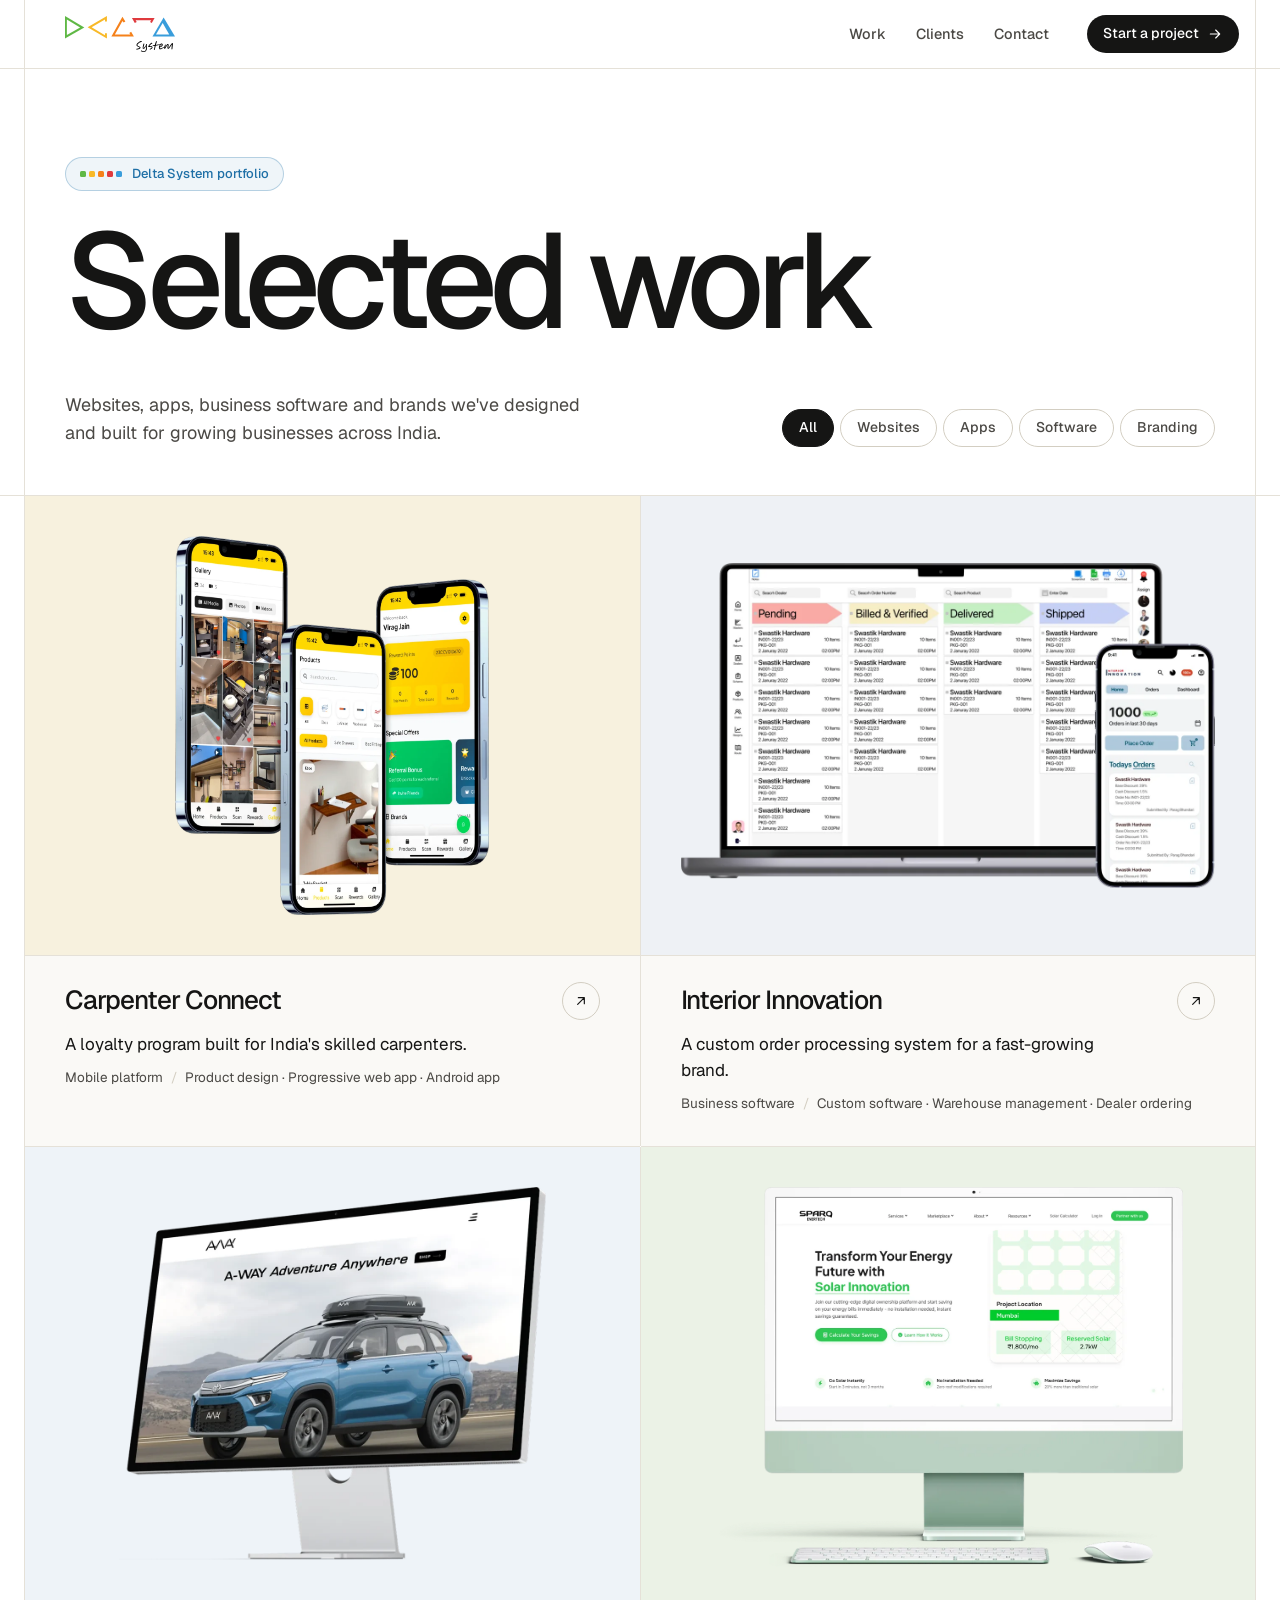
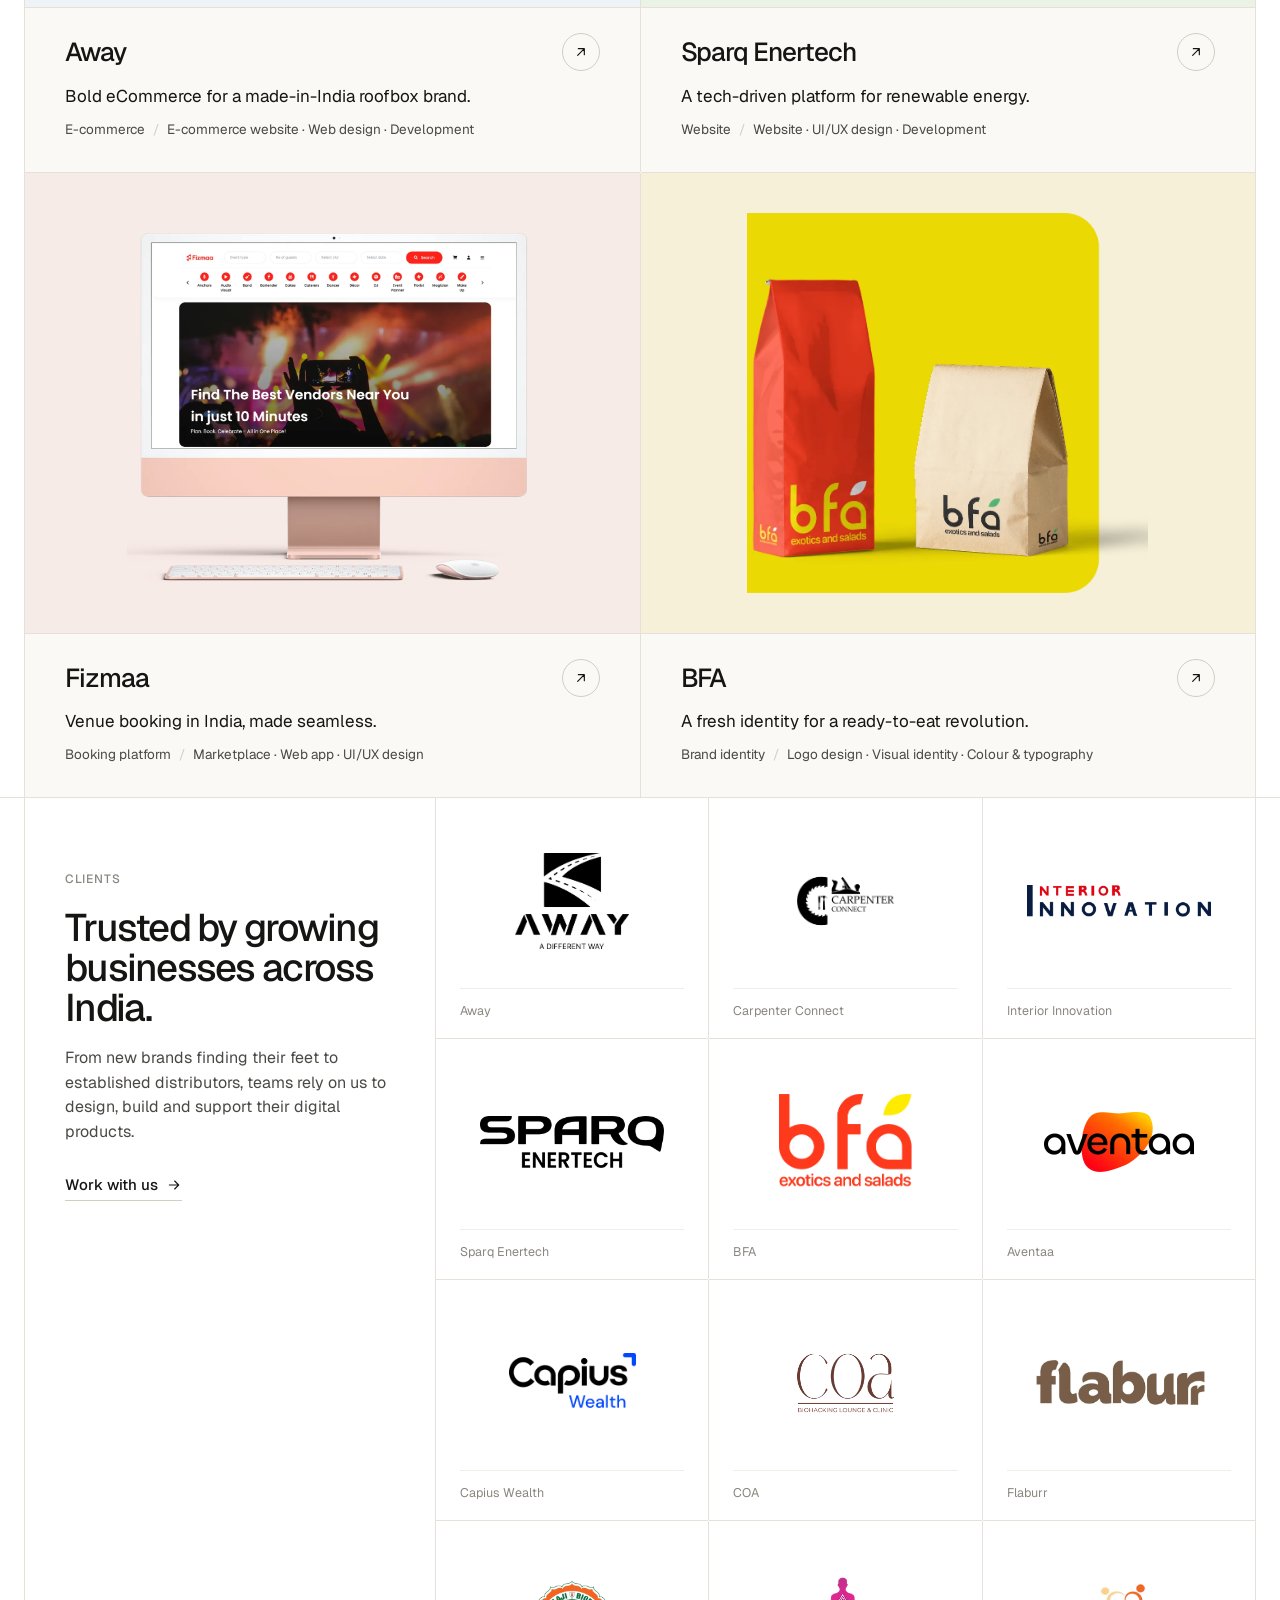
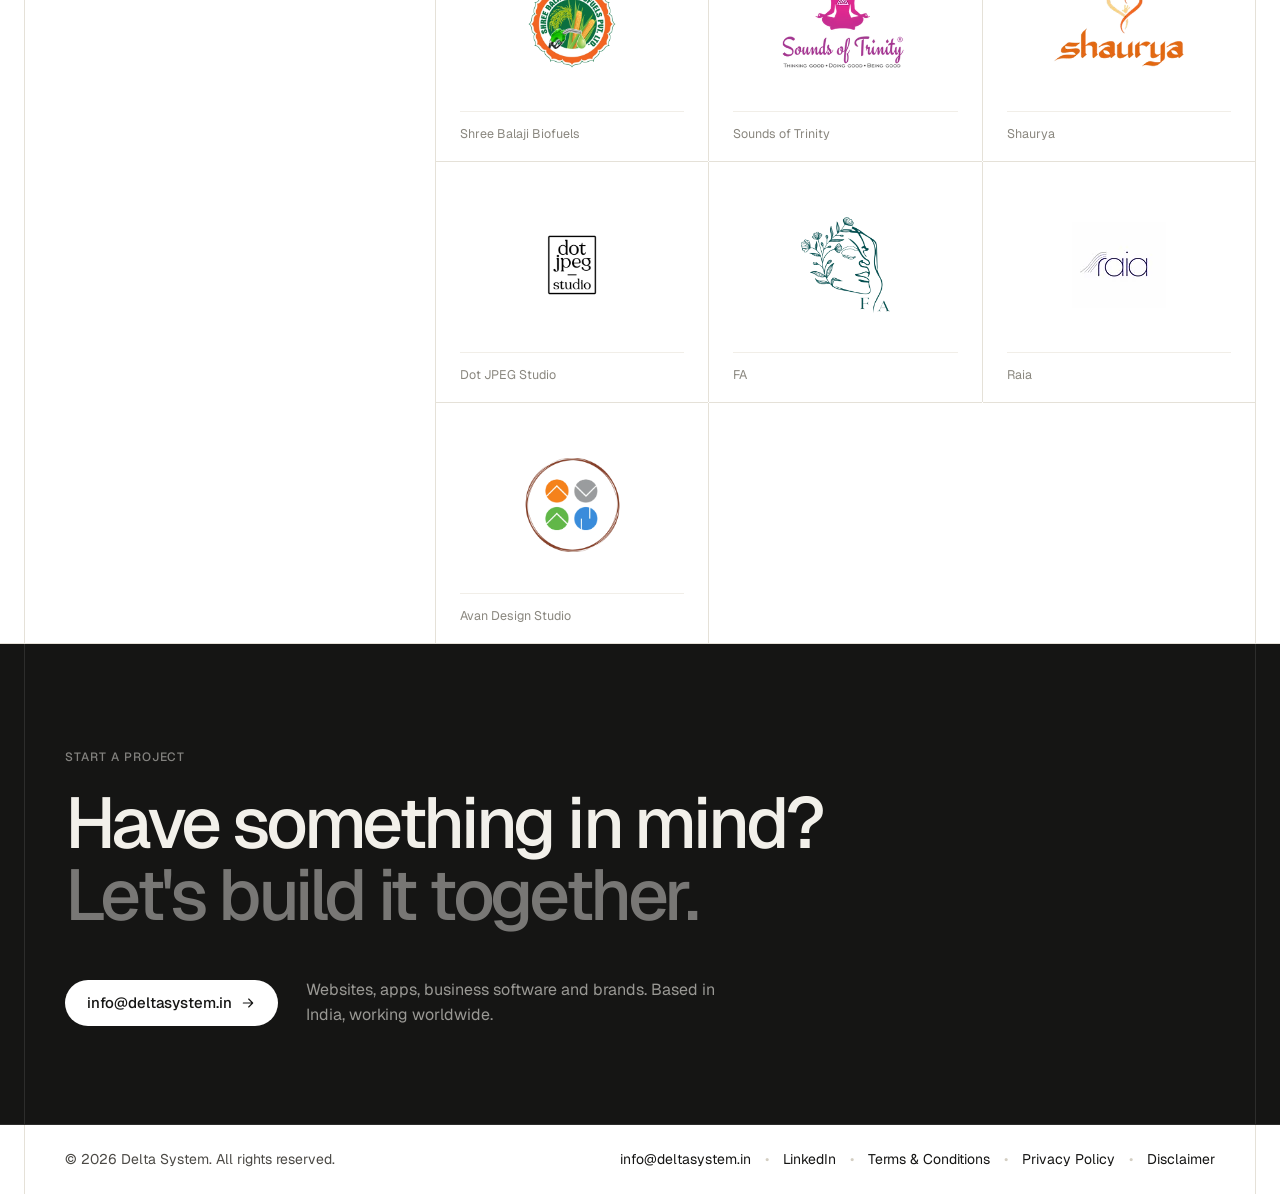
<file: index.html>
<!doctype html>
<html lang="en">
<head>
  <meta charset="utf-8">
  <meta name="viewport" content="width=device-width, initial-scale=1">
  <title>Delta System — Selected work</title>
  <meta name="description" content="Selected websites, apps, business software and brands designed and built by Delta System.">
  <meta name="theme-color" content="#FFFFFF">
  <meta property="og:title" content="Delta System — Selected work">
  <meta property="og:description" content="Selected websites, apps, business software and brands designed and built by Delta System.">
  <link rel="icon" type="image/png" sizes="32x32" href="assets/img/favicon-32.png">
  <link rel="apple-touch-icon" href="assets/img/favicon-192.png">
  <link rel="preconnect" href="https://fonts.googleapis.com">
  <link rel="preconnect" href="https://fonts.gstatic.com" crossorigin>
  <link href="https://fonts.googleapis.com/css2?family=Geist:wght@400;500;600;700&display=swap" rel="stylesheet">
  <link rel="stylesheet" href="assets/css/style.css">
  <script>/* clean URL: /page/index.html → /page/ (server .htaccess does the same with a 301) */(function(){var p=location.pathname,c=p.replace(/index\.html$/i,"");if(c!==p){var u=c+location.search+location.hash;if(history.replaceState)history.replaceState(null,"",u);else location.replace(u);}})();</script>
  <script>if(!matchMedia('(prefers-reduced-motion: reduce)').matches)document.documentElement.classList.add('js-anim')</script>
</head>
<body>
<a class="skip" href="#main">Skip to content</a>

<header class="nav" id="nav">
  <div class="frame nav-inner">
    <a href="./" class="nav-logo" aria-label="Delta System home"><img src="assets/img/logo.svg" alt="Delta System" width="120" height="39"></a>
    <nav class="nav-links" aria-label="Primary"><a href="#work">Work</a><a href="#clients">Clients</a><a href="#contact">Contact</a></nav>
    <a href="mailto:info@deltasystem.in" class="btn btn-ink btn-sm nav-cta">Start a project <svg class="i" viewBox="0 0 24 24"><path d="M5 12h14M13 6l6 6-6 6"/></svg></a>
  </div>
</header>

<main id="main">

<section class="band band-first" id="top">
  <div class="frame">
    <div class="intro">
      <p class="eyebrow" style="--accent:#1E6FA6"><span class="dots" aria-hidden="true"><i class="c-green"></i><i class="c-yellow"></i><i class="c-orange"></i><i class="c-red"></i><i class="c-blue"></i></span>Delta System portfolio</p>
      <h1 class="display">Selected work</h1>
      <div class="intro-foot">
        <p class="intro-sub">Websites, apps, business software and brands we've designed and built for growing businesses across India.</p>
        <div class="filters" role="group" aria-label="Filter projects"><button type="button" class="filter is-active" data-filter="all" aria-pressed="true">All</button><button type="button" class="filter" data-filter="websites" aria-pressed="false">Websites</button><button type="button" class="filter" data-filter="apps" aria-pressed="false">Apps</button><button type="button" class="filter" data-filter="software" aria-pressed="false">Software</button><button type="button" class="filter" data-filter="branding" aria-pressed="false">Branding</button></div>
      </div>
    </div>
  </div>
</section>

<section class="band" id="work" aria-label="Projects">
  <div class="frame">
    <div class="grid">
      <a class="proj" href="work/carpenter-connect/" data-tags="apps software" style="--tint:#F7F1DE;--dot:var(--blue)">
        <div class="proj-media"><img src="assets/img/work/carpenterconnect-blue.webp" alt="Carpenter Connect app screens: gallery, products and rewards" width="993" height="1200"></div>
        <div class="proj-body">
          <div class="proj-top">
            <h3>Carpenter Connect</h3>
            <span class="proj-go" aria-hidden="true"><svg class="i" viewBox="0 0 24 24"><path d="M7 17L17 7M8 7h9v9"/></svg></span>
          </div>
          <p class="proj-line">A loyalty program built for India&#x27;s skilled carpenters.</p>
          <p class="proj-meta">Mobile platform<span class="sep">/</span>Product design · Progressive web app · Android app</p>
        </div>
      </a>
      <a class="proj" href="work/interior-innovation/" data-tags="software apps" style="--tint:#EEF1F5;--dot:var(--ink)">
        <div class="proj-media"><img src="assets/img/work/ii-group-34036.webp" alt="Order processing system on a laptop and phone" width="1200" height="728" loading="lazy"></div>
        <div class="proj-body">
          <div class="proj-top">
            <h3>Interior Innovation</h3>
            <span class="proj-go" aria-hidden="true"><svg class="i" viewBox="0 0 24 24"><path d="M7 17L17 7M8 7h9v9"/></svg></span>
          </div>
          <p class="proj-line">A custom order processing system for a fast-growing brand.</p>
          <p class="proj-meta">Business software<span class="sep">/</span>Custom software · Warehouse management · Dealer ordering</p>
        </div>
      </a>
      <a class="proj" href="work/away/" data-tags="websites" style="--tint:#EEF3F8;--dot:var(--orange)">
        <div class="proj-media"><img src="assets/img/work/away-mac-studio.webp" alt="Away website on a desktop display" width="1200" height="920" loading="lazy"></div>
        <div class="proj-body">
          <div class="proj-top">
            <h3>Away</h3>
            <span class="proj-go" aria-hidden="true"><svg class="i" viewBox="0 0 24 24"><path d="M7 17L17 7M8 7h9v9"/></svg></span>
          </div>
          <p class="proj-line">Bold eCommerce for a made-in-India roofbox brand.</p>
          <p class="proj-meta">E-commerce<span class="sep">/</span>E-commerce website · Web design · Development</p>
        </div>
      </a>
      <a class="proj" href="work/sparq-enertech/" data-tags="websites" style="--tint:#EBF2E6;--dot:var(--green)">
        <div class="proj-media"><img src="assets/img/work/sparqenertech-green.webp" alt="Sparq Enertech website on an iMac" width="1200" height="969" loading="lazy"></div>
        <div class="proj-body">
          <div class="proj-top">
            <h3>Sparq Enertech</h3>
            <span class="proj-go" aria-hidden="true"><svg class="i" viewBox="0 0 24 24"><path d="M7 17L17 7M8 7h9v9"/></svg></span>
          </div>
          <p class="proj-line">A tech-driven platform for renewable energy.</p>
          <p class="proj-meta">Website<span class="sep">/</span>Website · UI/UX design · Development</p>
        </div>
      </a>
      <a class="proj" href="work/fizmaa/" data-tags="websites software" style="--tint:#F7EBE8;--dot:var(--red)">
        <div class="proj-media"><img src="assets/img/work/fizmaa-imac-24-inch-3-c748-321-2976-2759.webp" alt="Fizmaa home page on an iMac" width="1200" height="1113" loading="lazy"></div>
        <div class="proj-body">
          <div class="proj-top">
            <h3>Fizmaa</h3>
            <span class="proj-go" aria-hidden="true"><svg class="i" viewBox="0 0 24 24"><path d="M7 17L17 7M8 7h9v9"/></svg></span>
          </div>
          <p class="proj-line">Venue booking in India, made seamless.</p>
          <p class="proj-meta">Booking platform<span class="sep">/</span>Marketplace · Web app · UI/UX design</p>
        </div>
      </a>
      <a class="proj" href="work/bfa/" data-tags="branding" style="--tint:#F6F0D8;--dot:var(--yellow)">
        <div class="proj-media"><img src="assets/img/work/bfa-group-33998-c117-0-975-923.webp" alt="BFA packaging bags" width="975" height="923" loading="lazy"></div>
        <div class="proj-body">
          <div class="proj-top">
            <h3>BFA</h3>
            <span class="proj-go" aria-hidden="true"><svg class="i" viewBox="0 0 24 24"><path d="M7 17L17 7M8 7h9v9"/></svg></span>
          </div>
          <p class="proj-line">A fresh identity for a ready-to-eat revolution.</p>
          <p class="proj-meta">Brand identity<span class="sep">/</span>Logo design · Visual identity · Colour &amp; typography</p>
        </div>
      </a>
    </div>
    <p class="empty" hidden>No projects in this category yet.</p>
  </div>
</section>

<section class="band" id="clients">
  <div class="frame clients">
    <div class="clients-head">
      <p class="sec-label">Clients</p>
      <h2 class="sec-title">Trusted by growing businesses across India.</h2>
      <p class="clients-sub">From new brands finding their feet to established distributors, teams rely on us to design, build and support their digital products.</p>
      <a href="mailto:info@deltasystem.in" class="text-link">Work with us <svg class="i" viewBox="0 0 24 24"><path d="M5 12h14M13 6l6 6-6 6"/></svg></a>
    </div>
    <ul class="client-grid" aria-label="Client list">
        <li class="client"><div class="client-logo"><img src="assets/img/clients/away.webp" alt="" loading="lazy"></div><span class="client-name">Away</span></li>
        <li class="client"><div class="client-logo"><img src="assets/img/clients/carpenter-connect.webp" alt="" loading="lazy"></div><span class="client-name">Carpenter Connect</span></li>
        <li class="client is-wide"><div class="client-logo"><img src="assets/img/clients/interior-innovation.webp" alt="" loading="lazy"></div><span class="client-name">Interior Innovation</span></li>
        <li class="client is-wide"><div class="client-logo"><img src="assets/img/clients/sparq-enertech.webp" alt="" loading="lazy"></div><span class="client-name">Sparq Enertech</span></li>
        <li class="client"><div class="client-logo"><img src="assets/img/clients/bfa.webp" alt="" loading="lazy"></div><span class="client-name">BFA</span></li>
        <li class="client is-wide"><div class="client-logo"><img src="assets/img/clients/aventaa.webp" alt="" loading="lazy"></div><span class="client-name">Aventaa</span></li>
        <li class="client is-wide"><div class="client-logo"><img src="assets/img/clients/capius-wealth.webp" alt="" loading="lazy"></div><span class="client-name">Capius Wealth</span></li>
        <li class="client"><div class="client-logo"><img src="assets/img/clients/coa.webp" alt="" loading="lazy"></div><span class="client-name">COA</span></li>
        <li class="client is-wide"><div class="client-logo"><img src="assets/img/clients/flaburr.webp" alt="" loading="lazy"></div><span class="client-name">Flaburr</span></li>
        <li class="client"><div class="client-logo"><img src="assets/img/clients/shree-balaji-biofuels.webp" alt="" loading="lazy"></div><span class="client-name">Shree Balaji Biofuels</span></li>
        <li class="client"><div class="client-logo"><img src="assets/img/clients/sounds-of-trinity.webp" alt="" loading="lazy"></div><span class="client-name">Sounds of Trinity</span></li>
        <li class="client"><div class="client-logo"><img src="assets/img/clients/shaurya.webp" alt="" loading="lazy"></div><span class="client-name">Shaurya</span></li>
        <li class="client"><div class="client-logo"><img src="assets/img/clients/dot-jpeg-studio.webp" alt="" loading="lazy"></div><span class="client-name">Dot JPEG Studio</span></li>
        <li class="client"><div class="client-logo"><img src="assets/img/clients/fa.webp" alt="" loading="lazy"></div><span class="client-name">FA</span></li>
        <li class="client"><div class="client-logo"><img src="assets/img/clients/raia.webp" alt="" loading="lazy"></div><span class="client-name">Raia</span></li>
        <li class="client"><div class="client-logo"><img src="assets/img/clients/avan-design-studio.webp" alt="" loading="lazy"></div><span class="client-name">Avan Design Studio</span></li>
    </ul>
  </div>
</section>

<section class="band band-dark" id="contact">
  <div class="frame cta">
    <p class="sec-label">Start a project</p>
    <h2 class="cta-title">Have something in mind? <span>Let's build it together.</span></h2>
    <div class="cta-row">
      <a href="mailto:info@deltasystem.in" class="btn btn-light">info@deltasystem.in <svg class="i" viewBox="0 0 24 24"><path d="M5 12h14M13 6l6 6-6 6"/></svg></a>
      <p>Websites, apps, business software and brands. Based in India, working worldwide.</p>
    </div>
  </div>
</section>

</main>

<footer class="band footer">
  <div class="frame foot-bar">
    <p class="foot-copy">&copy; <span class="year"></span> Delta System. All rights reserved.</p>
    <nav class="foot-links" aria-label="Footer">
      <a href="mailto:info@deltasystem.in">info@deltasystem.in</a>
      <a href="https://www.linkedin.com/company/systemdelta/" target="_blank" rel="noopener">LinkedIn</a>
      <a href="https://www.deltasystem.in/termsandconditions/">Terms &amp; Conditions</a>
      <a href="https://www.deltasystem.in/privacypolicy/">Privacy Policy</a>
      <a href="https://www.deltasystem.in/disclaimer/">Disclaimer</a>
    </nav>
  </div>
</footer>
<script src="assets/js/main.js"></script>
</body>
</html>
</file>
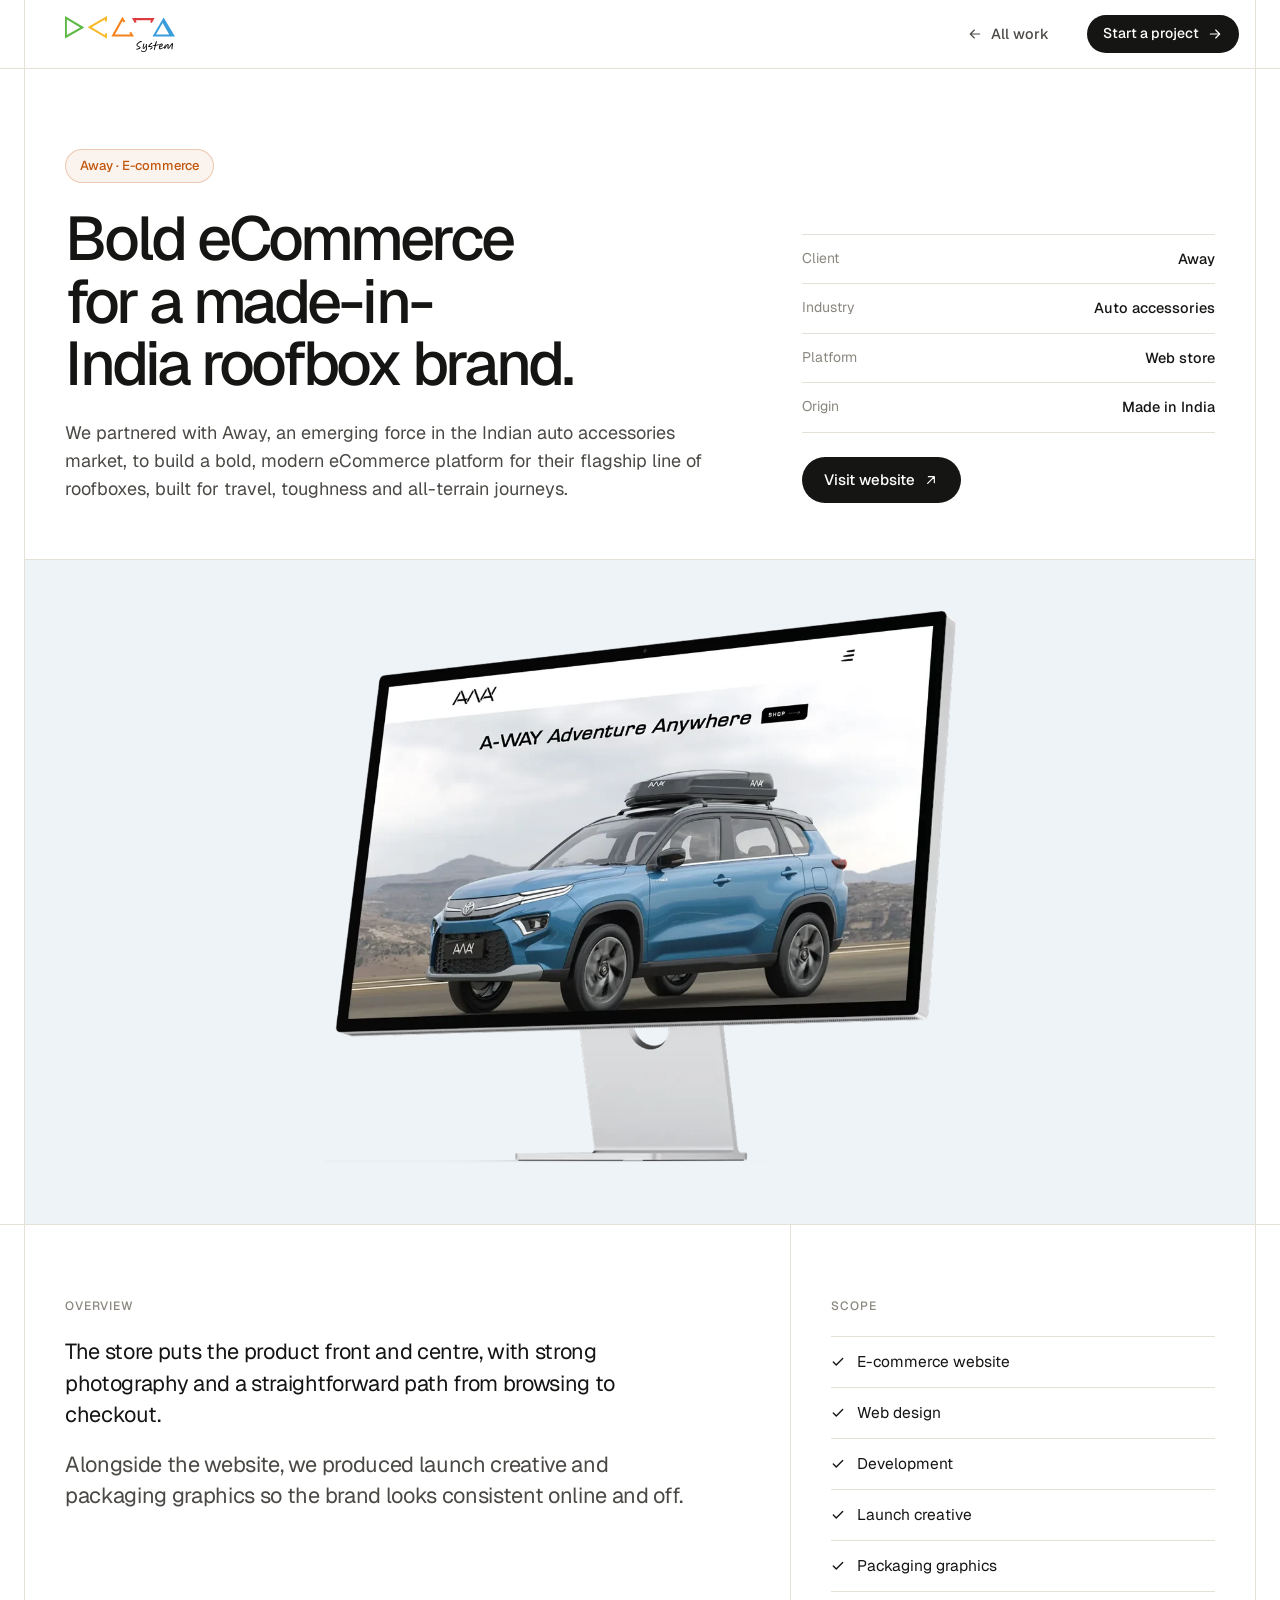
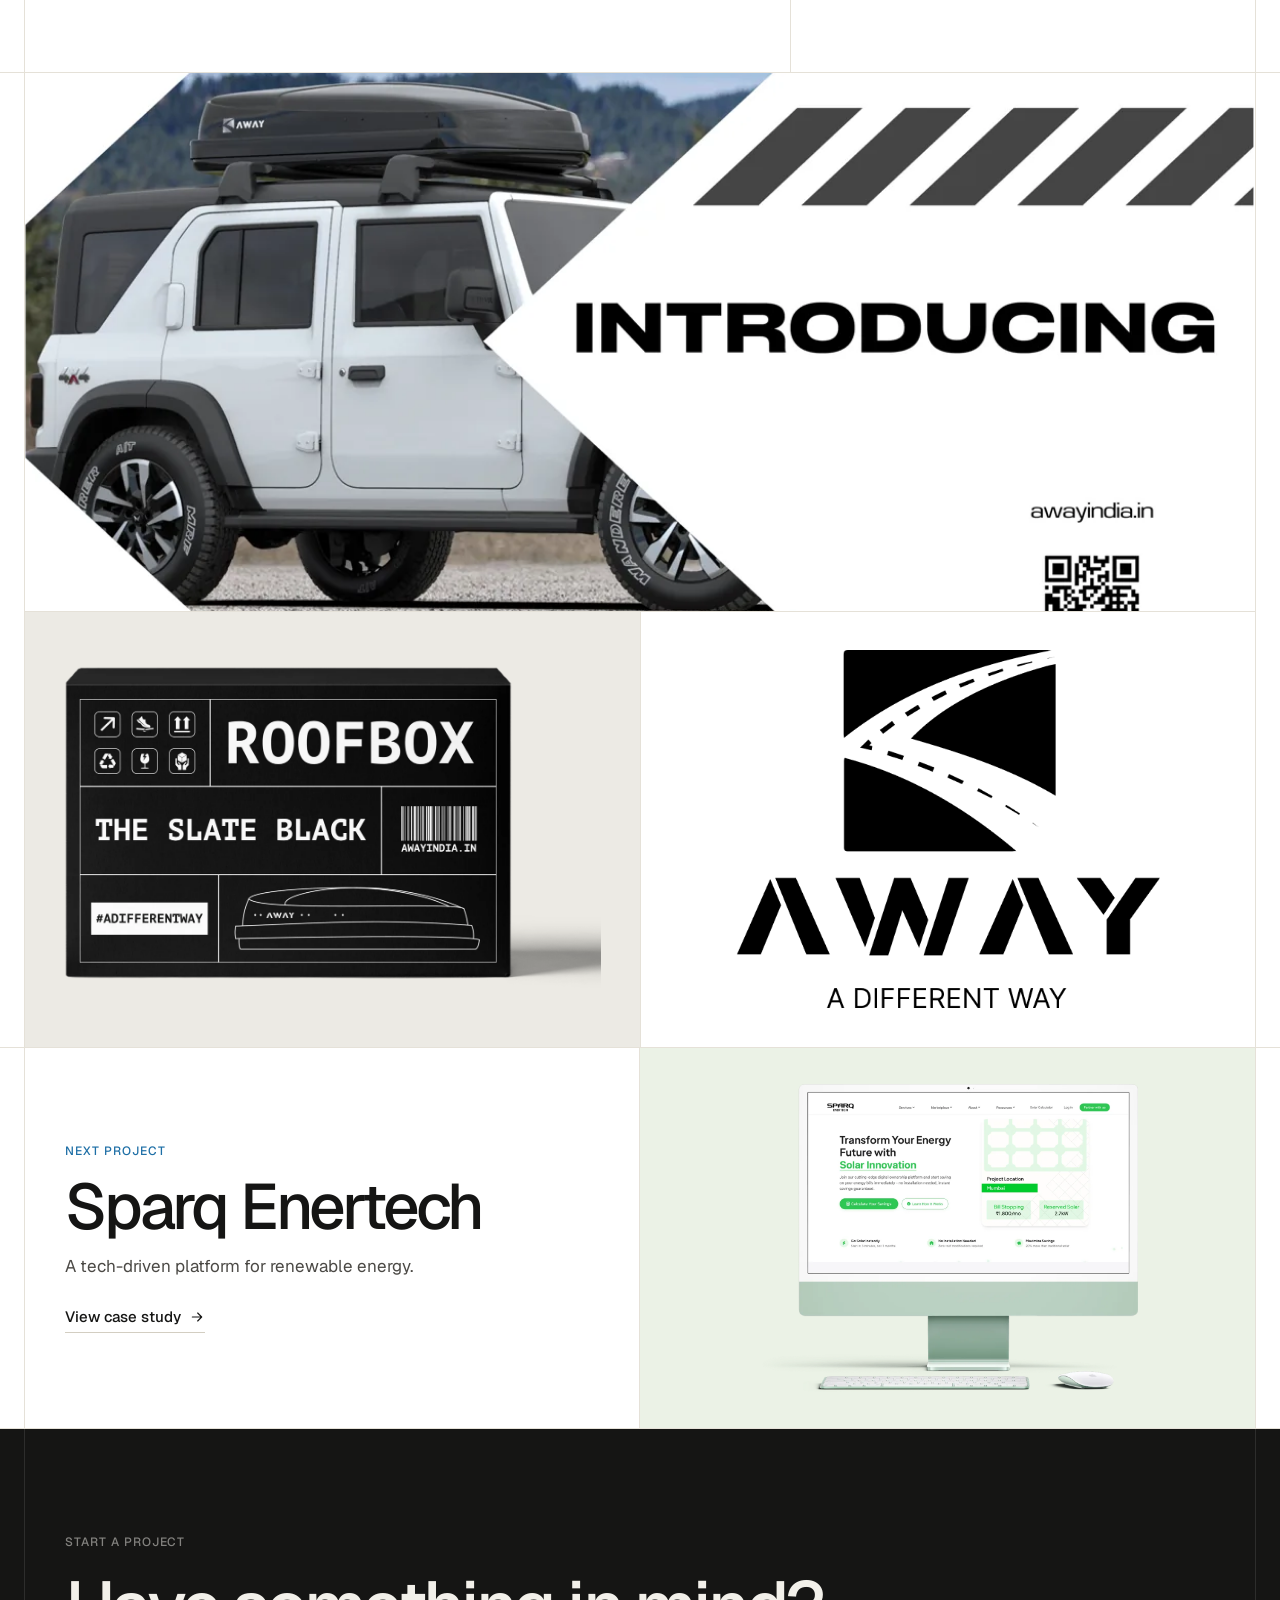
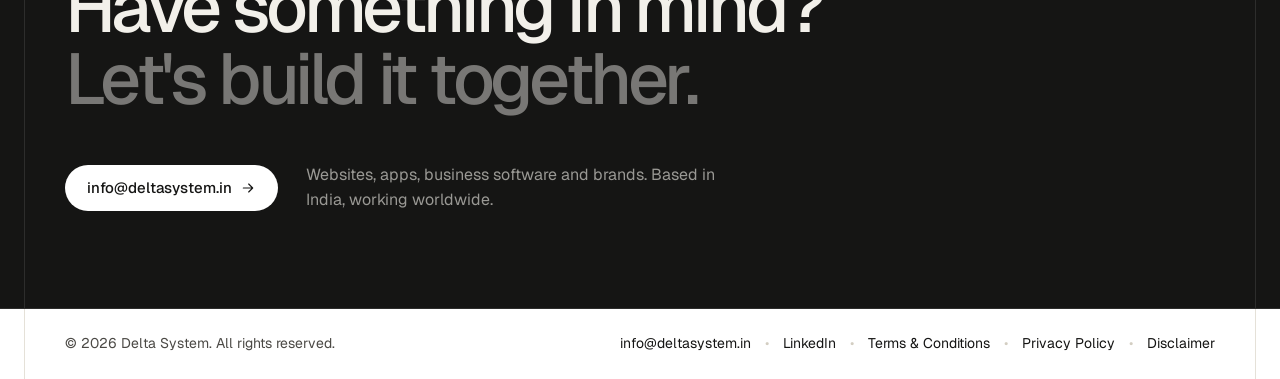
<file: work/away/index.html>
<!doctype html>
<html lang="en">
<head>
  <meta charset="utf-8">
  <meta name="viewport" content="width=device-width, initial-scale=1">
  <title>Away — Delta System</title>
  <meta name="description" content="We partnered with Away, an emerging force in the Indian auto accessories market, to build a bold, modern eCommerce platform for their flagship line of roofboxes, built for travel, toughness and all-terrain journeys.">
  <meta name="theme-color" content="#FFFFFF">
  <meta property="og:title" content="Away — Delta System">
  <meta property="og:description" content="We partnered with Away, an emerging force in the Indian auto accessories market, to build a bold, modern eCommerce platform for their flagship line of roofboxes, built for travel, toughness and all-terrain journeys.">
  <link rel="icon" type="image/png" sizes="32x32" href="../../assets/img/favicon-32.png">
  <link rel="apple-touch-icon" href="../../assets/img/favicon-192.png">
  <link rel="preconnect" href="https://fonts.googleapis.com">
  <link rel="preconnect" href="https://fonts.gstatic.com" crossorigin>
  <link href="https://fonts.googleapis.com/css2?family=Geist:wght@400;500;600;700&display=swap" rel="stylesheet">
  <link rel="stylesheet" href="../../assets/css/style.css">
  <script>/* clean URL: /page/index.html → /page/ (server .htaccess does the same with a 301) */(function(){var p=location.pathname,c=p.replace(/index\.html$/i,"");if(c!==p){var u=c+location.search+location.hash;if(history.replaceState)history.replaceState(null,"",u);else location.replace(u);}})();</script>
  <script>if(!matchMedia('(prefers-reduced-motion: reduce)').matches)document.documentElement.classList.add('js-anim')</script>
</head>
<body>
<a class="skip" href="#main">Skip to content</a>

<header class="nav" id="nav">
  <div class="frame nav-inner">
    <a href="../../" class="nav-logo" aria-label="Delta System home"><img src="../../assets/img/logo.svg" alt="Delta System" width="120" height="39"></a>
    <a href="../../#work" class="nav-back"><svg class="i" viewBox="0 0 24 24"><path d="M19 12H5M11 18l-6-6 6-6"/></svg> All work</a>
    <a href="mailto:info@deltasystem.in" class="btn btn-ink btn-sm nav-cta">Start a project <svg class="i" viewBox="0 0 24 24"><path d="M5 12h14M13 6l6 6-6 6"/></svg></a>
  </div>
</header>

<main id="main">

<section class="band band-first" id="top">
  <div class="frame">
    <div class="p-head">
      <div class="p-title">
        <p class="eyebrow" style="--accent:#C2570C">Away · E-commerce</p>
        <h1>Bold eCommerce for a made-in-India roofbox brand.</h1>
        <p class="p-intro">We partnered with Away, an emerging force in the Indian auto accessories market, to build a bold, modern eCommerce platform for their flagship line of roofboxes, built for travel, toughness and all-terrain journeys.</p>
      </div>
      <aside class="p-meta">
        <dl><div><dt>Client</dt><dd>Away</dd></div><div><dt>Industry</dt><dd>Auto accessories</dd></div><div><dt>Platform</dt><dd>Web store</dd></div><div><dt>Origin</dt><dd>Made in India</dd></div></dl>
        <div class="p-links"><a href="https://www.awayindia.in/" class="btn btn-ink" target="_blank" rel="noopener">Visit website <svg class="i" viewBox="0 0 24 24"><path d="M7 17L17 7M8 7h9v9"/></svg></a></div>
      </aside>
    </div>
    <figure class="p-hero" style="--tint:#EEF3F8"><img src="../../assets/img/work/away-mac-studio.webp" alt="Away website on a desktop display" width="1008" height="896"></figure>
  </div>
</section>

<section class="band">
  <div class="frame p-overview">
    <div class="p-col">
      <p class="sec-label">Overview</p>
      <div class="p-text"><p>The store puts the product front and centre, with strong photography and a straightforward path from browsing to checkout.</p><p>Alongside the website, we produced launch creative and packaging graphics so the brand looks consistent online and off.</p></div>
    </div>
    <div class="p-col">
      <p class="sec-label">Scope</p>
      <ul class="ticks"><li>E-commerce website</li><li>Web design</li><li>Development</li><li>Launch creative</li><li>Packaging graphics</li></ul>
    </div>
  </div>
</section>

<section class="band">
  <div class="frame">
    <div class="gallery"><figure class="g wide cover" style="--tint:#FFFFFF"><img src="../../assets/img/work/away-frame-53.webp" alt="Away product launch creative" width="1200" height="847" loading="lazy"></figure><figure class="g " style="--tint:#ECEAE4"><img src="../../assets/img/work/away-cardboard-product-box-mockup-s-c0-0-3009-1839.webp" alt="Away roofbox packaging" width="1200" height="733" loading="lazy"></figure><figure class="g " style="--tint:#FFFFFF"><img src="../../assets/img/work/away-group-432.webp" alt="Away logo" width="571" height="483" loading="lazy"></figure></div>
  </div>
</section>

<section class="band">
  <div class="frame">
    <a class="next" href="../sparq-enertech/" style="--tint:#EBF2E6">
      <div class="next-copy">
        <p class="sec-label">Next project</p>
        <h2>Sparq Enertech</h2>
        <p>A tech-driven platform for renewable energy.</p>
        <span class="text-link">View case study <svg class="i" viewBox="0 0 24 24"><path d="M5 12h14M13 6l6 6-6 6"/></svg></span>
      </div>
      <div class="next-media"><img src="../../assets/img/work/sparqenertech-green.webp" alt="Sparq Enertech website on an iMac" width="1200" height="969" loading="lazy"></div>
    </a>
  </div>
</section>

<section class="band band-dark" id="contact">
  <div class="frame cta">
    <p class="sec-label">Start a project</p>
    <h2 class="cta-title">Have something in mind? <span>Let's build it together.</span></h2>
    <div class="cta-row">
      <a href="mailto:info@deltasystem.in" class="btn btn-light">info@deltasystem.in <svg class="i" viewBox="0 0 24 24"><path d="M5 12h14M13 6l6 6-6 6"/></svg></a>
      <p>Websites, apps, business software and brands. Based in India, working worldwide.</p>
    </div>
  </div>
</section>

</main>

<footer class="band footer">
  <div class="frame foot-bar">
    <p class="foot-copy">&copy; <span class="year"></span> Delta System. All rights reserved.</p>
    <nav class="foot-links" aria-label="Footer">
      <a href="mailto:info@deltasystem.in">info@deltasystem.in</a>
      <a href="https://www.linkedin.com/company/systemdelta/" target="_blank" rel="noopener">LinkedIn</a>
      <a href="https://www.deltasystem.in/termsandconditions/">Terms &amp; Conditions</a>
      <a href="https://www.deltasystem.in/privacypolicy/">Privacy Policy</a>
      <a href="https://www.deltasystem.in/disclaimer/">Disclaimer</a>
    </nav>
  </div>
</footer>
<script src="../../assets/js/main.js"></script>
</body>
</html>
</file>
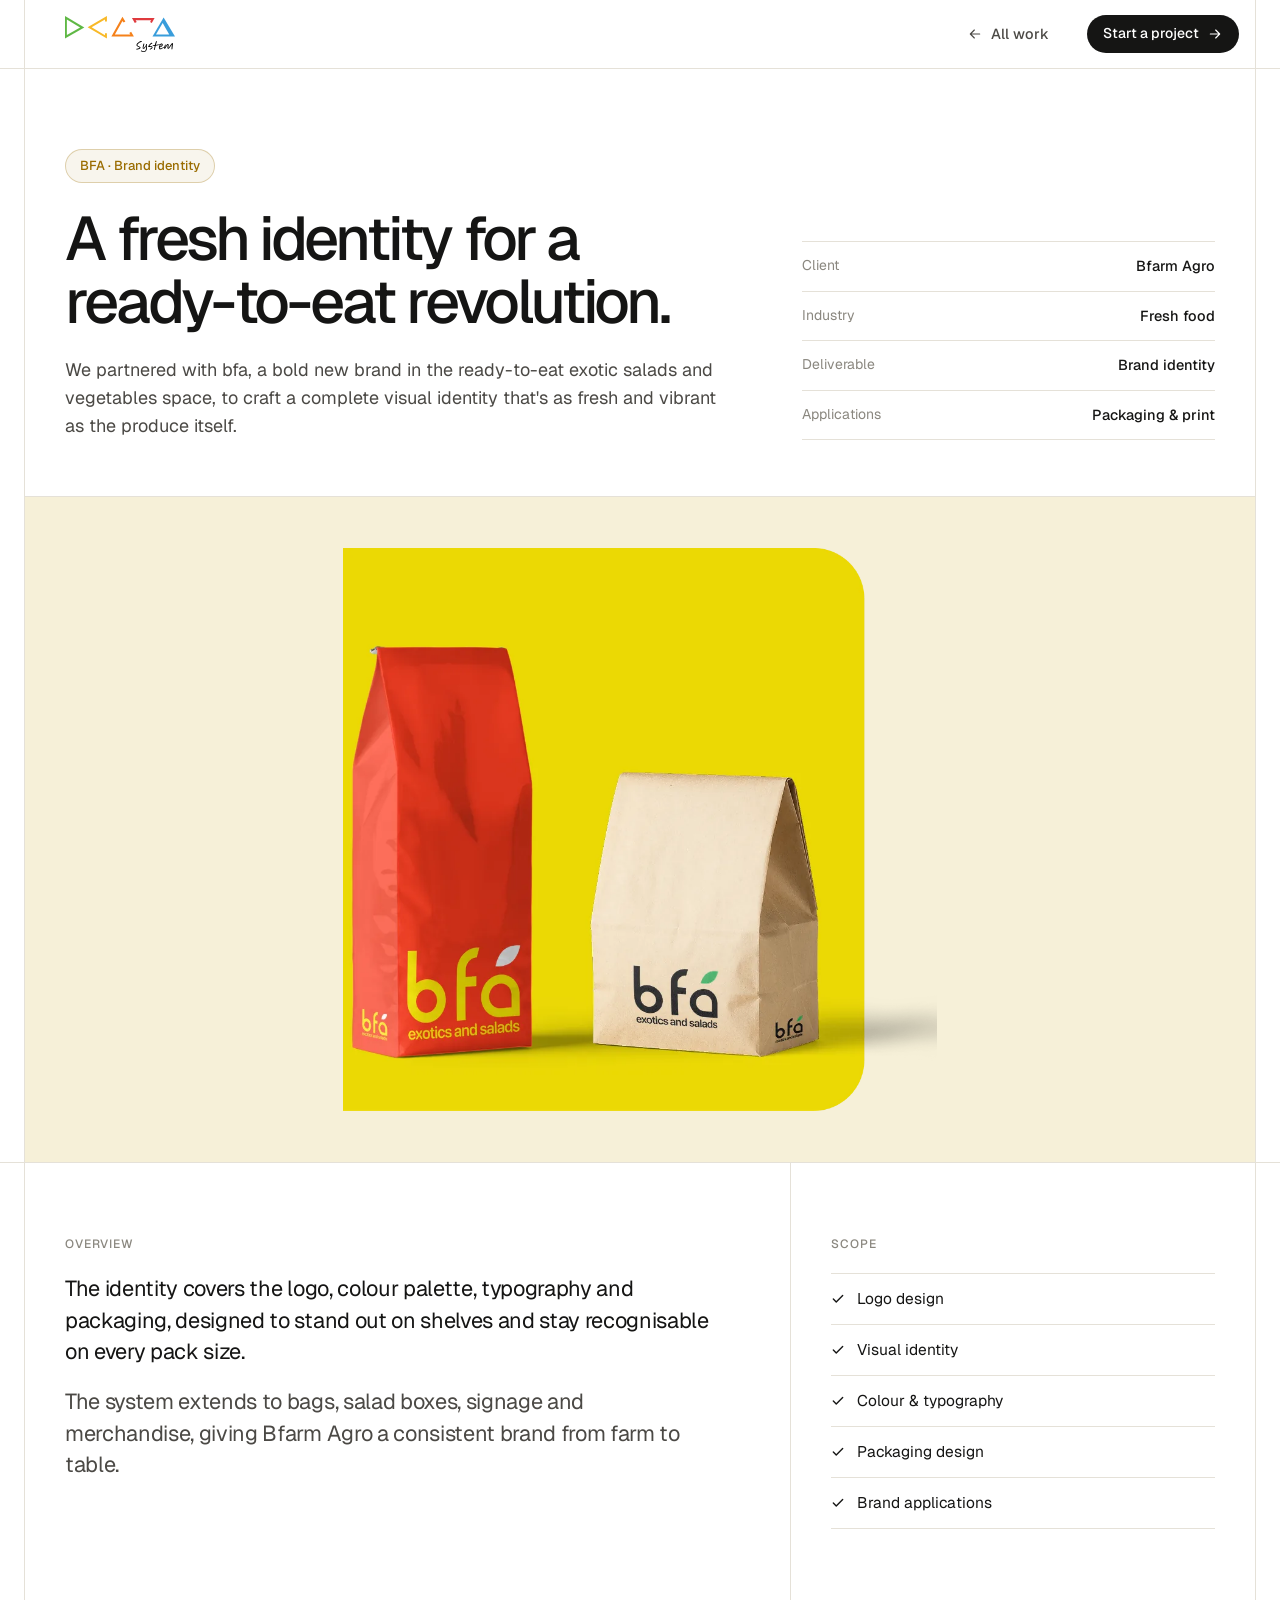
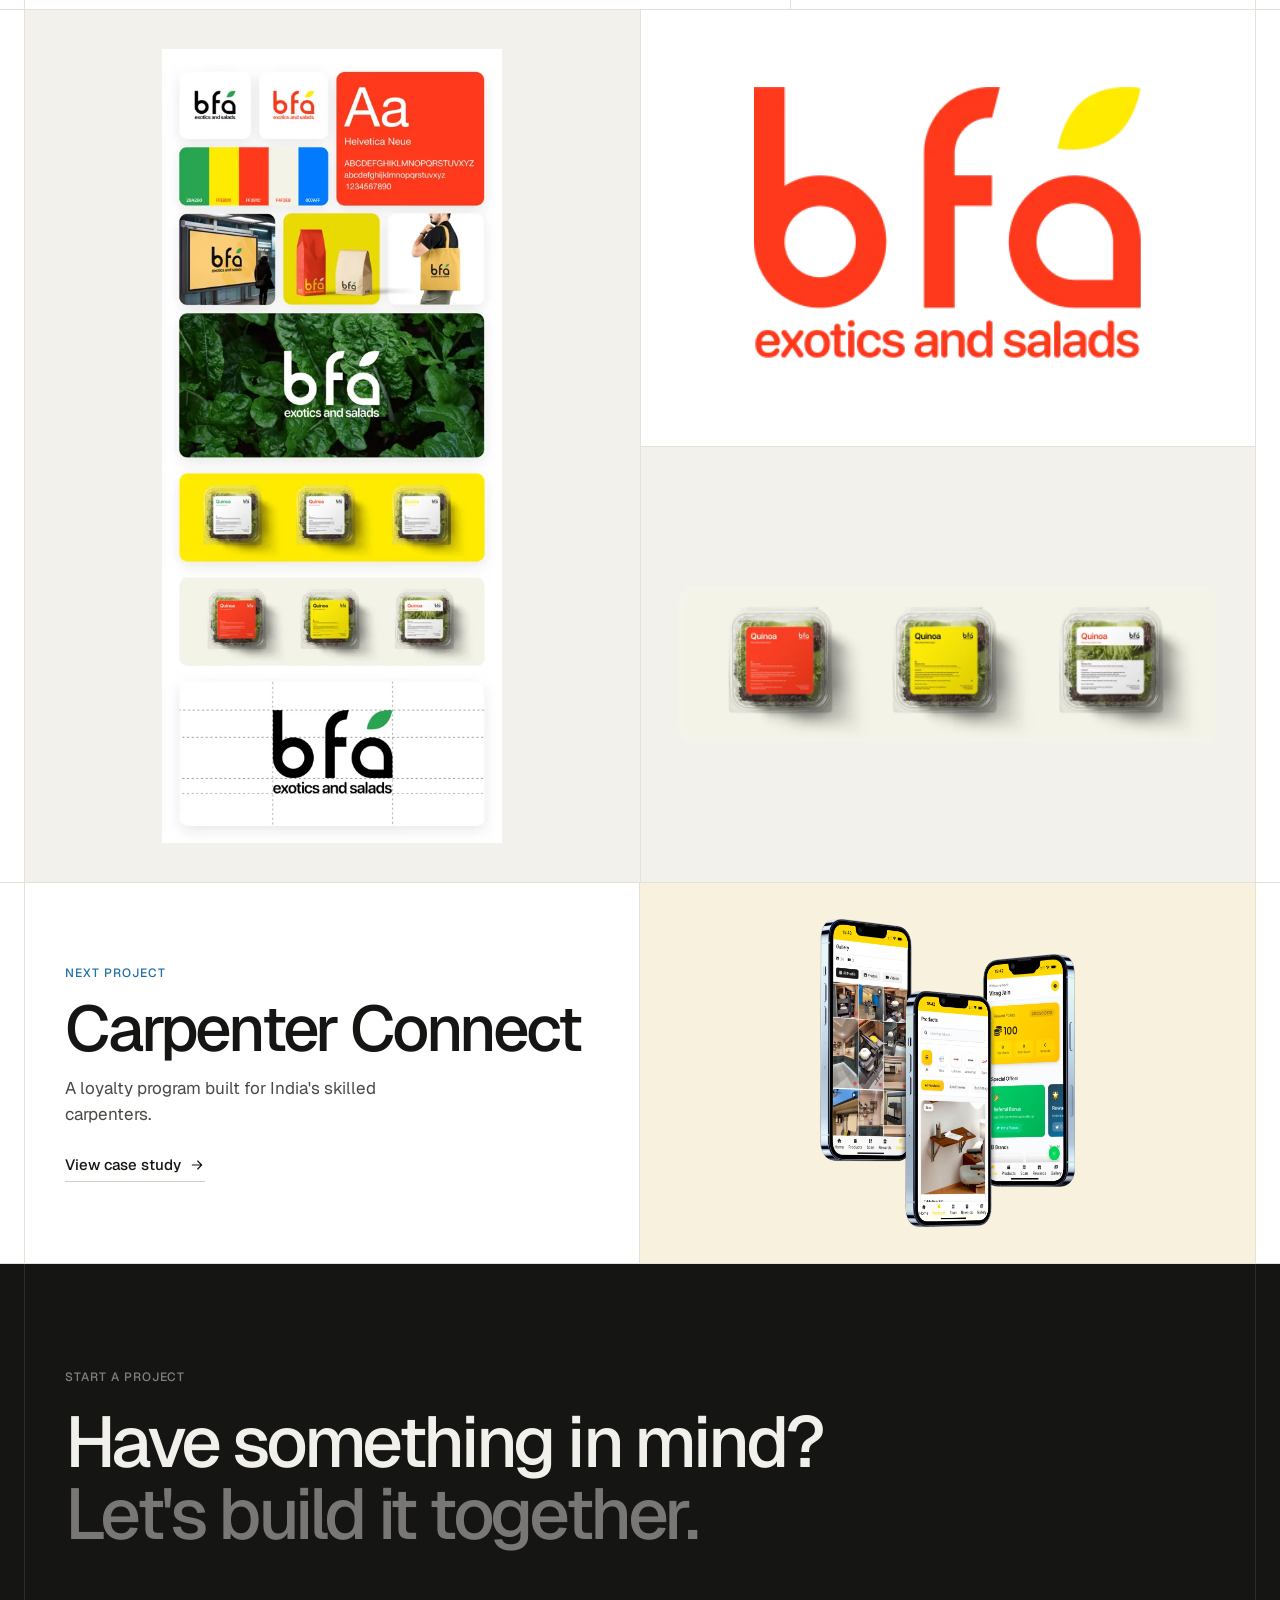
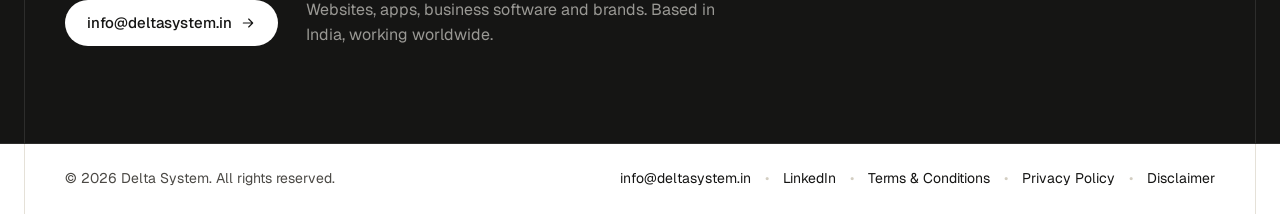
<file: work/bfa/index.html>
<!doctype html>
<html lang="en">
<head>
  <meta charset="utf-8">
  <meta name="viewport" content="width=device-width, initial-scale=1">
  <title>BFA — Delta System</title>
  <meta name="description" content="We partnered with bfa, a bold new brand in the ready-to-eat exotic salads and vegetables space, to craft a complete visual identity that&#x27;s as fresh and vibrant as the produce itself.">
  <meta name="theme-color" content="#FFFFFF">
  <meta property="og:title" content="BFA — Delta System">
  <meta property="og:description" content="We partnered with bfa, a bold new brand in the ready-to-eat exotic salads and vegetables space, to craft a complete visual identity that&#x27;s as fresh and vibrant as the produce itself.">
  <link rel="icon" type="image/png" sizes="32x32" href="../../assets/img/favicon-32.png">
  <link rel="apple-touch-icon" href="../../assets/img/favicon-192.png">
  <link rel="preconnect" href="https://fonts.googleapis.com">
  <link rel="preconnect" href="https://fonts.gstatic.com" crossorigin>
  <link href="https://fonts.googleapis.com/css2?family=Geist:wght@400;500;600;700&display=swap" rel="stylesheet">
  <link rel="stylesheet" href="../../assets/css/style.css">
  <script>/* clean URL: /page/index.html → /page/ (server .htaccess does the same with a 301) */(function(){var p=location.pathname,c=p.replace(/index\.html$/i,"");if(c!==p){var u=c+location.search+location.hash;if(history.replaceState)history.replaceState(null,"",u);else location.replace(u);}})();</script>
  <script>if(!matchMedia('(prefers-reduced-motion: reduce)').matches)document.documentElement.classList.add('js-anim')</script>
</head>
<body>
<a class="skip" href="#main">Skip to content</a>

<header class="nav" id="nav">
  <div class="frame nav-inner">
    <a href="../../" class="nav-logo" aria-label="Delta System home"><img src="../../assets/img/logo.svg" alt="Delta System" width="120" height="39"></a>
    <a href="../../#work" class="nav-back"><svg class="i" viewBox="0 0 24 24"><path d="M19 12H5M11 18l-6-6 6-6"/></svg> All work</a>
    <a href="mailto:info@deltasystem.in" class="btn btn-ink btn-sm nav-cta">Start a project <svg class="i" viewBox="0 0 24 24"><path d="M5 12h14M13 6l6 6-6 6"/></svg></a>
  </div>
</header>

<main id="main">

<section class="band band-first" id="top">
  <div class="frame">
    <div class="p-head">
      <div class="p-title">
        <p class="eyebrow" style="--accent:#9A6C00">BFA · Brand identity</p>
        <h1>A fresh identity for a ready-to-eat revolution.</h1>
        <p class="p-intro">We partnered with bfa, a bold new brand in the ready-to-eat exotic salads and vegetables space, to craft a complete visual identity that&#x27;s as fresh and vibrant as the produce itself.</p>
      </div>
      <aside class="p-meta">
        <dl><div><dt>Client</dt><dd>Bfarm Agro</dd></div><div><dt>Industry</dt><dd>Fresh food</dd></div><div><dt>Deliverable</dt><dd>Brand identity</dd></div><div><dt>Applications</dt><dd>Packaging &amp; print</dd></div></dl>
        
      </aside>
    </div>
    <figure class="p-hero" style="--tint:#F6F0D8"><img src="../../assets/img/work/bfa-group-33998-c117-0-975-923.webp" alt="BFA packaging bags" width="975" height="923"></figure>
  </div>
</section>

<section class="band">
  <div class="frame p-overview">
    <div class="p-col">
      <p class="sec-label">Overview</p>
      <div class="p-text"><p>The identity covers the logo, colour palette, typography and packaging, designed to stand out on shelves and stay recognisable on every pack size.</p><p>The system extends to bags, salad boxes, signage and merchandise, giving Bfarm Agro a consistent brand from farm to table.</p></div>
    </div>
    <div class="p-col">
      <p class="sec-label">Scope</p>
      <ul class="ticks"><li>Logo design</li><li>Visual identity</li><li>Colour &amp; typography</li><li>Packaging design</li><li>Brand applications</li></ul>
    </div>
  </div>
</section>

<section class="band">
  <div class="frame">
    <div class="gallery"><figure class="g tall" style="--tint:#F3F1EC"><img src="../../assets/img/work/bfa-exotics-and-salads.webp" alt="BFA brand identity board" width="513" height="1200" loading="lazy"></figure><figure class="g logo" style="--tint:#FFFFFF"><img src="../../assets/img/work/bfa-group-13.webp" alt="BFA logo" width="309" height="224" loading="lazy"></figure><figure class="g " style="--tint:#F3F1EC"><img src="../../assets/img/work/bfa-frame-10.webp" alt="BFA salad box packaging" width="1200" height="348" loading="lazy"></figure></div>
  </div>
</section>

<section class="band">
  <div class="frame">
    <a class="next" href="../carpenter-connect/" style="--tint:#F7F1DE">
      <div class="next-copy">
        <p class="sec-label">Next project</p>
        <h2>Carpenter Connect</h2>
        <p>A loyalty program built for India&#x27;s skilled carpenters.</p>
        <span class="text-link">View case study <svg class="i" viewBox="0 0 24 24"><path d="M5 12h14M13 6l6 6-6 6"/></svg></span>
      </div>
      <div class="next-media"><img src="../../assets/img/work/carpenterconnect-blue.webp" alt="Carpenter Connect app screens: gallery, products and rewards" width="993" height="1200" loading="lazy"></div>
    </a>
  </div>
</section>

<section class="band band-dark" id="contact">
  <div class="frame cta">
    <p class="sec-label">Start a project</p>
    <h2 class="cta-title">Have something in mind? <span>Let's build it together.</span></h2>
    <div class="cta-row">
      <a href="mailto:info@deltasystem.in" class="btn btn-light">info@deltasystem.in <svg class="i" viewBox="0 0 24 24"><path d="M5 12h14M13 6l6 6-6 6"/></svg></a>
      <p>Websites, apps, business software and brands. Based in India, working worldwide.</p>
    </div>
  </div>
</section>

</main>

<footer class="band footer">
  <div class="frame foot-bar">
    <p class="foot-copy">&copy; <span class="year"></span> Delta System. All rights reserved.</p>
    <nav class="foot-links" aria-label="Footer">
      <a href="mailto:info@deltasystem.in">info@deltasystem.in</a>
      <a href="https://www.linkedin.com/company/systemdelta/" target="_blank" rel="noopener">LinkedIn</a>
      <a href="https://www.deltasystem.in/termsandconditions/">Terms &amp; Conditions</a>
      <a href="https://www.deltasystem.in/privacypolicy/">Privacy Policy</a>
      <a href="https://www.deltasystem.in/disclaimer/">Disclaimer</a>
    </nav>
  </div>
</footer>
<script src="../../assets/js/main.js"></script>
</body>
</html>
</file>
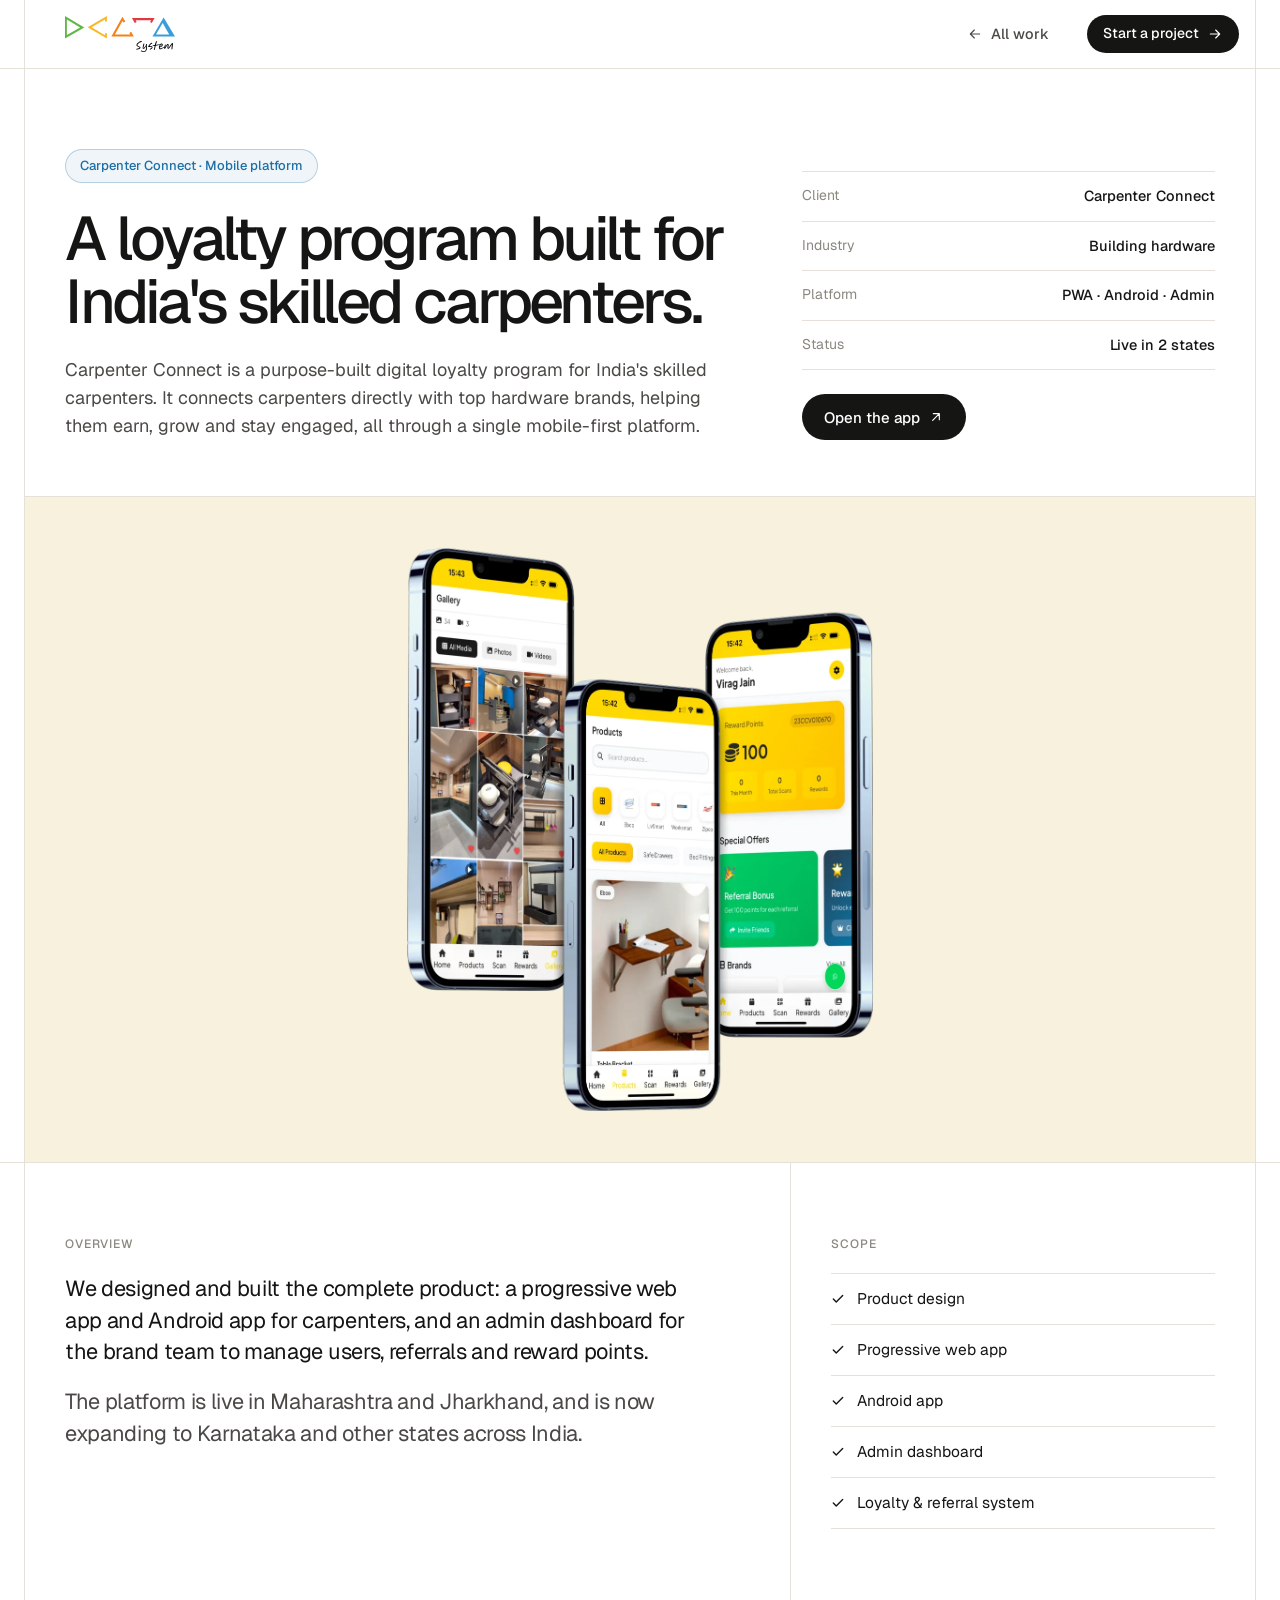
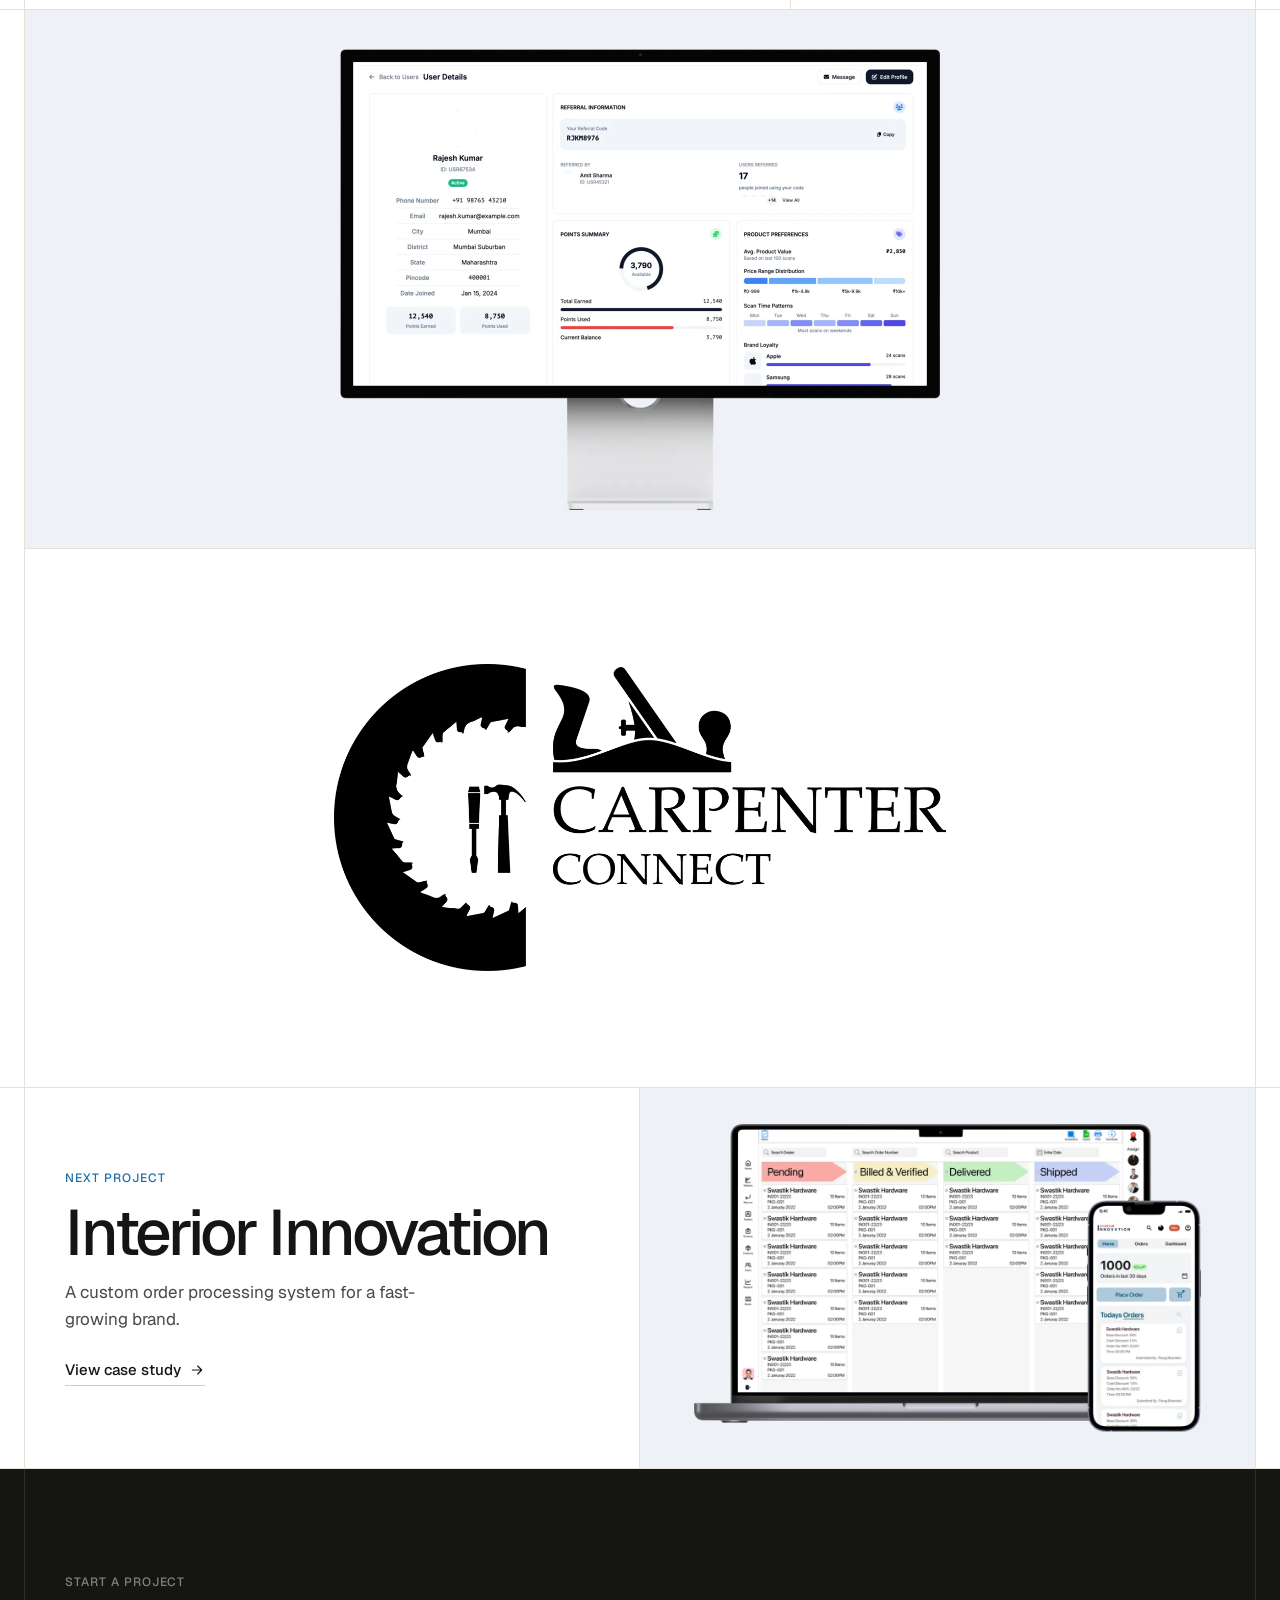
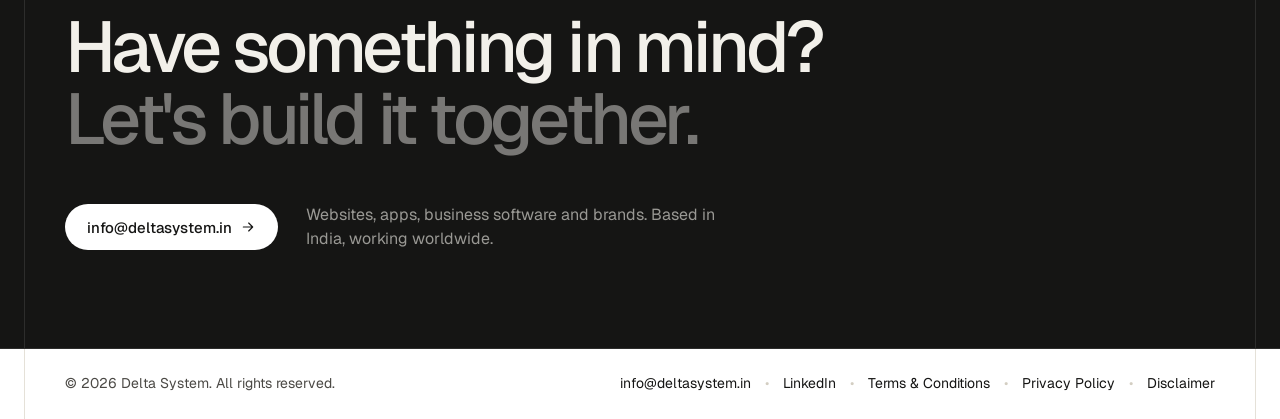
<file: work/carpenter-connect/index.html>
<!doctype html>
<html lang="en">
<head>
  <meta charset="utf-8">
  <meta name="viewport" content="width=device-width, initial-scale=1">
  <title>Carpenter Connect — Delta System</title>
  <meta name="description" content="Carpenter Connect is a purpose-built digital loyalty program for India&#x27;s skilled carpenters. It connects carpenters directly with top hardware brands, helping them earn, grow and stay engaged, all through a single mobile-first platform.">
  <meta name="theme-color" content="#FFFFFF">
  <meta property="og:title" content="Carpenter Connect — Delta System">
  <meta property="og:description" content="Carpenter Connect is a purpose-built digital loyalty program for India&#x27;s skilled carpenters. It connects carpenters directly with top hardware brands, helping them earn, grow and stay engaged, all through a single mobile-first platform.">
  <link rel="icon" type="image/png" sizes="32x32" href="../../assets/img/favicon-32.png">
  <link rel="apple-touch-icon" href="../../assets/img/favicon-192.png">
  <link rel="preconnect" href="https://fonts.googleapis.com">
  <link rel="preconnect" href="https://fonts.gstatic.com" crossorigin>
  <link href="https://fonts.googleapis.com/css2?family=Geist:wght@400;500;600;700&display=swap" rel="stylesheet">
  <link rel="stylesheet" href="../../assets/css/style.css">
  <script>/* clean URL: /page/index.html → /page/ (server .htaccess does the same with a 301) */(function(){var p=location.pathname,c=p.replace(/index\.html$/i,"");if(c!==p){var u=c+location.search+location.hash;if(history.replaceState)history.replaceState(null,"",u);else location.replace(u);}})();</script>
  <script>if(!matchMedia('(prefers-reduced-motion: reduce)').matches)document.documentElement.classList.add('js-anim')</script>
</head>
<body>
<a class="skip" href="#main">Skip to content</a>

<header class="nav" id="nav">
  <div class="frame nav-inner">
    <a href="../../" class="nav-logo" aria-label="Delta System home"><img src="../../assets/img/logo.svg" alt="Delta System" width="120" height="39"></a>
    <a href="../../#work" class="nav-back"><svg class="i" viewBox="0 0 24 24"><path d="M19 12H5M11 18l-6-6 6-6"/></svg> All work</a>
    <a href="mailto:info@deltasystem.in" class="btn btn-ink btn-sm nav-cta">Start a project <svg class="i" viewBox="0 0 24 24"><path d="M5 12h14M13 6l6 6-6 6"/></svg></a>
  </div>
</header>

<main id="main">

<section class="band band-first" id="top">
  <div class="frame">
    <div class="p-head">
      <div class="p-title">
        <p class="eyebrow" style="--accent:#1E6FA6">Carpenter Connect · Mobile platform</p>
        <h1>A loyalty program built for India&#x27;s skilled carpenters.</h1>
        <p class="p-intro">Carpenter Connect is a purpose-built digital loyalty program for India&#x27;s skilled carpenters. It connects carpenters directly with top hardware brands, helping them earn, grow and stay engaged, all through a single mobile-first platform.</p>
      </div>
      <aside class="p-meta">
        <dl><div><dt>Client</dt><dd>Carpenter Connect</dd></div><div><dt>Industry</dt><dd>Building hardware</dd></div><div><dt>Platform</dt><dd>PWA · Android · Admin</dd></div><div><dt>Status</dt><dd>Live in 2 states</dd></div></dl>
        <div class="p-links"><a href="https://app.carpenterconnect.in/login.php" class="btn btn-ink" target="_blank" rel="noopener">Open the app <svg class="i" viewBox="0 0 24 24"><path d="M7 17L17 7M8 7h9v9"/></svg></a></div>
      </aside>
    </div>
    <figure class="p-hero" style="--tint:#F7F1DE"><img src="../../assets/img/work/carpenterconnect-blue.webp" alt="Carpenter Connect app screens: gallery, products and rewards" width="993" height="1200"></figure>
  </div>
</section>

<section class="band">
  <div class="frame p-overview">
    <div class="p-col">
      <p class="sec-label">Overview</p>
      <div class="p-text"><p>We designed and built the complete product: a progressive web app and Android app for carpenters, and an admin dashboard for the brand team to manage users, referrals and reward points.</p><p>The platform is live in Maharashtra and Jharkhand, and is now expanding to Karnataka and other states across India.</p></div>
    </div>
    <div class="p-col">
      <p class="sec-label">Scope</p>
      <ul class="ticks"><li>Product design</li><li>Progressive web app</li><li>Android app</li><li>Admin dashboard</li><li>Loyalty &amp; referral system</li></ul>
    </div>
  </div>
</section>

<section class="band">
  <div class="frame">
    <div class="gallery"><figure class="g wide" style="--tint:#EEF2F6"><img src="../../assets/img/work/carpenterconnect-silver.webp" alt="Admin dashboard showing a user&#x27;s points and referrals" width="1200" height="922" loading="lazy"></figure><figure class="g wide logo" style="--tint:#FFFFFF"><img src="../../assets/img/work/carpenterconnect-group-153.webp" alt="Carpenter Connect logo" width="1200" height="602" loading="lazy"></figure></div>
  </div>
</section>

<section class="band">
  <div class="frame">
    <a class="next" href="../interior-innovation/" style="--tint:#EEF1F5">
      <div class="next-copy">
        <p class="sec-label">Next project</p>
        <h2>Interior Innovation</h2>
        <p>A custom order processing system for a fast-growing brand.</p>
        <span class="text-link">View case study <svg class="i" viewBox="0 0 24 24"><path d="M5 12h14M13 6l6 6-6 6"/></svg></span>
      </div>
      <div class="next-media"><img src="../../assets/img/work/ii-group-34036.webp" alt="Order processing system on a laptop and phone" width="1200" height="728" loading="lazy"></div>
    </a>
  </div>
</section>

<section class="band band-dark" id="contact">
  <div class="frame cta">
    <p class="sec-label">Start a project</p>
    <h2 class="cta-title">Have something in mind? <span>Let's build it together.</span></h2>
    <div class="cta-row">
      <a href="mailto:info@deltasystem.in" class="btn btn-light">info@deltasystem.in <svg class="i" viewBox="0 0 24 24"><path d="M5 12h14M13 6l6 6-6 6"/></svg></a>
      <p>Websites, apps, business software and brands. Based in India, working worldwide.</p>
    </div>
  </div>
</section>

</main>

<footer class="band footer">
  <div class="frame foot-bar">
    <p class="foot-copy">&copy; <span class="year"></span> Delta System. All rights reserved.</p>
    <nav class="foot-links" aria-label="Footer">
      <a href="mailto:info@deltasystem.in">info@deltasystem.in</a>
      <a href="https://www.linkedin.com/company/systemdelta/" target="_blank" rel="noopener">LinkedIn</a>
      <a href="https://www.deltasystem.in/termsandconditions/">Terms &amp; Conditions</a>
      <a href="https://www.deltasystem.in/privacypolicy/">Privacy Policy</a>
      <a href="https://www.deltasystem.in/disclaimer/">Disclaimer</a>
    </nav>
  </div>
</footer>
<script src="../../assets/js/main.js"></script>
</body>
</html>
</file>
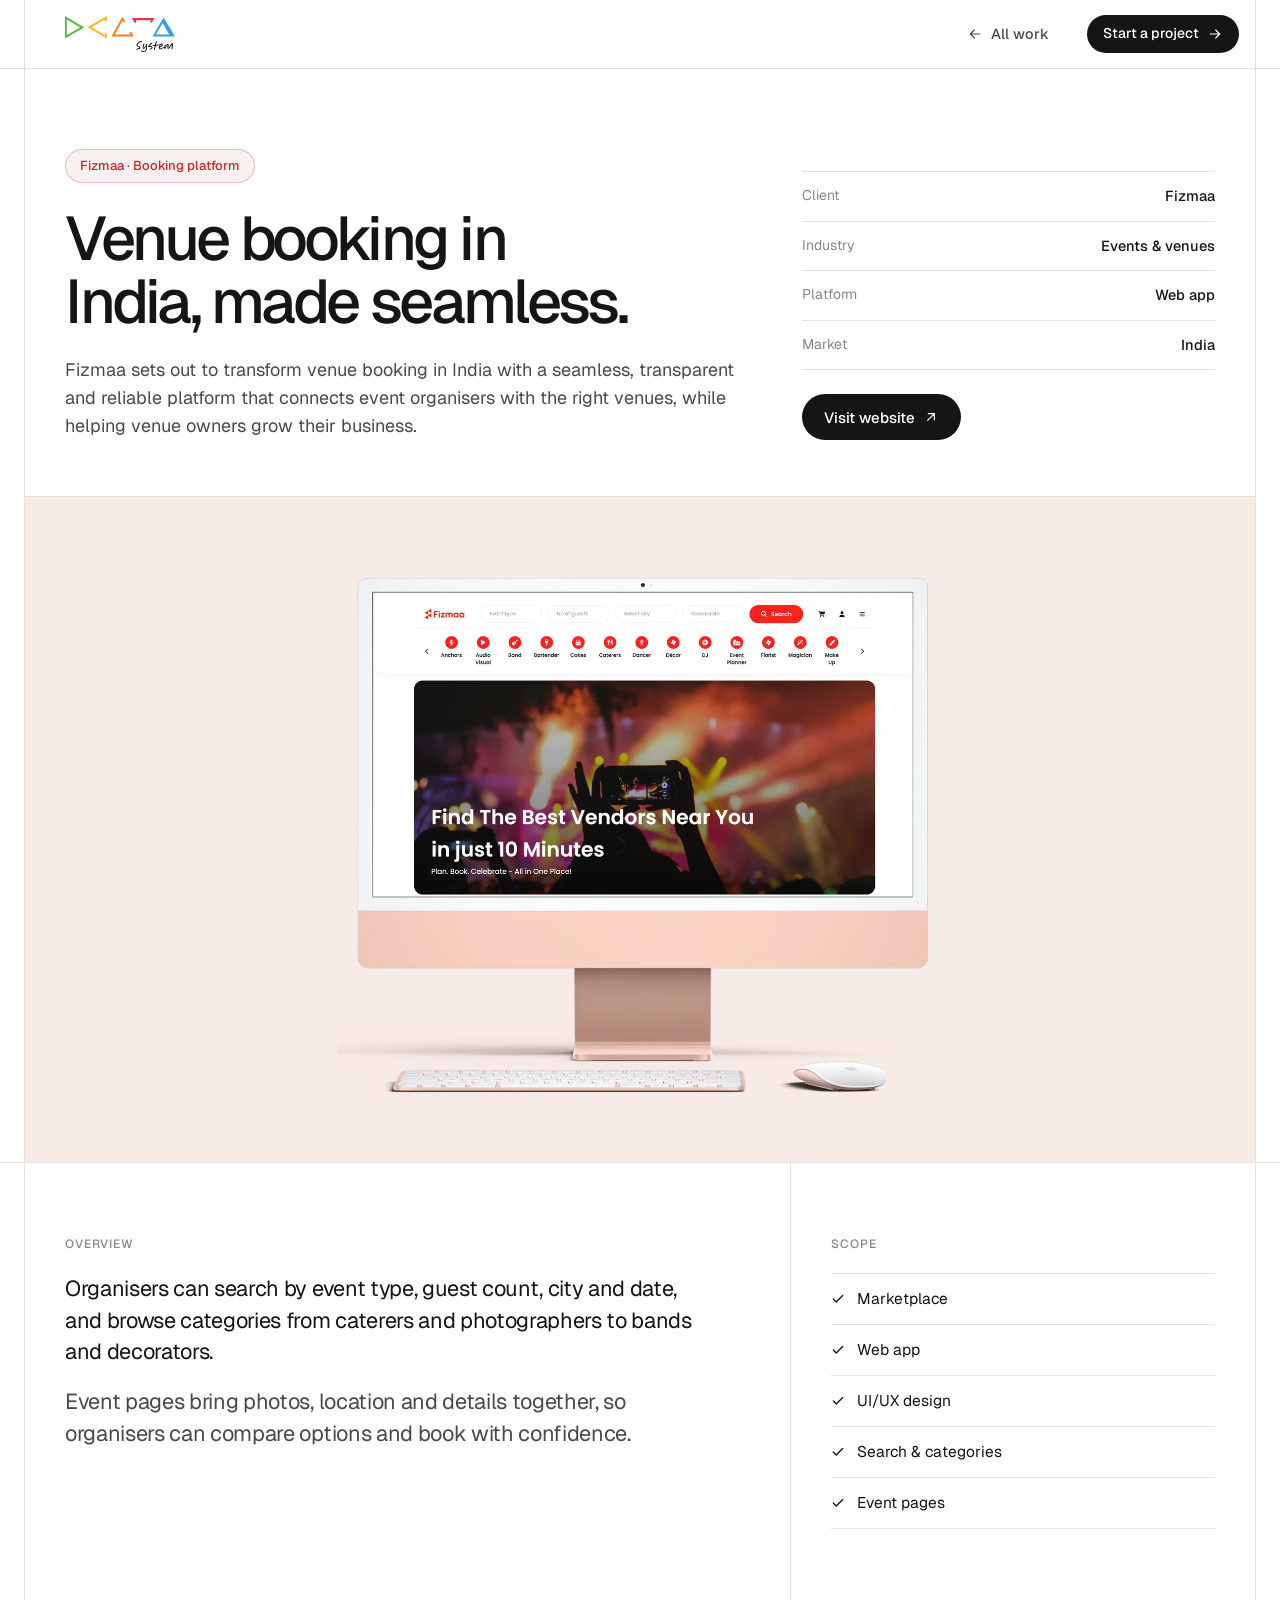
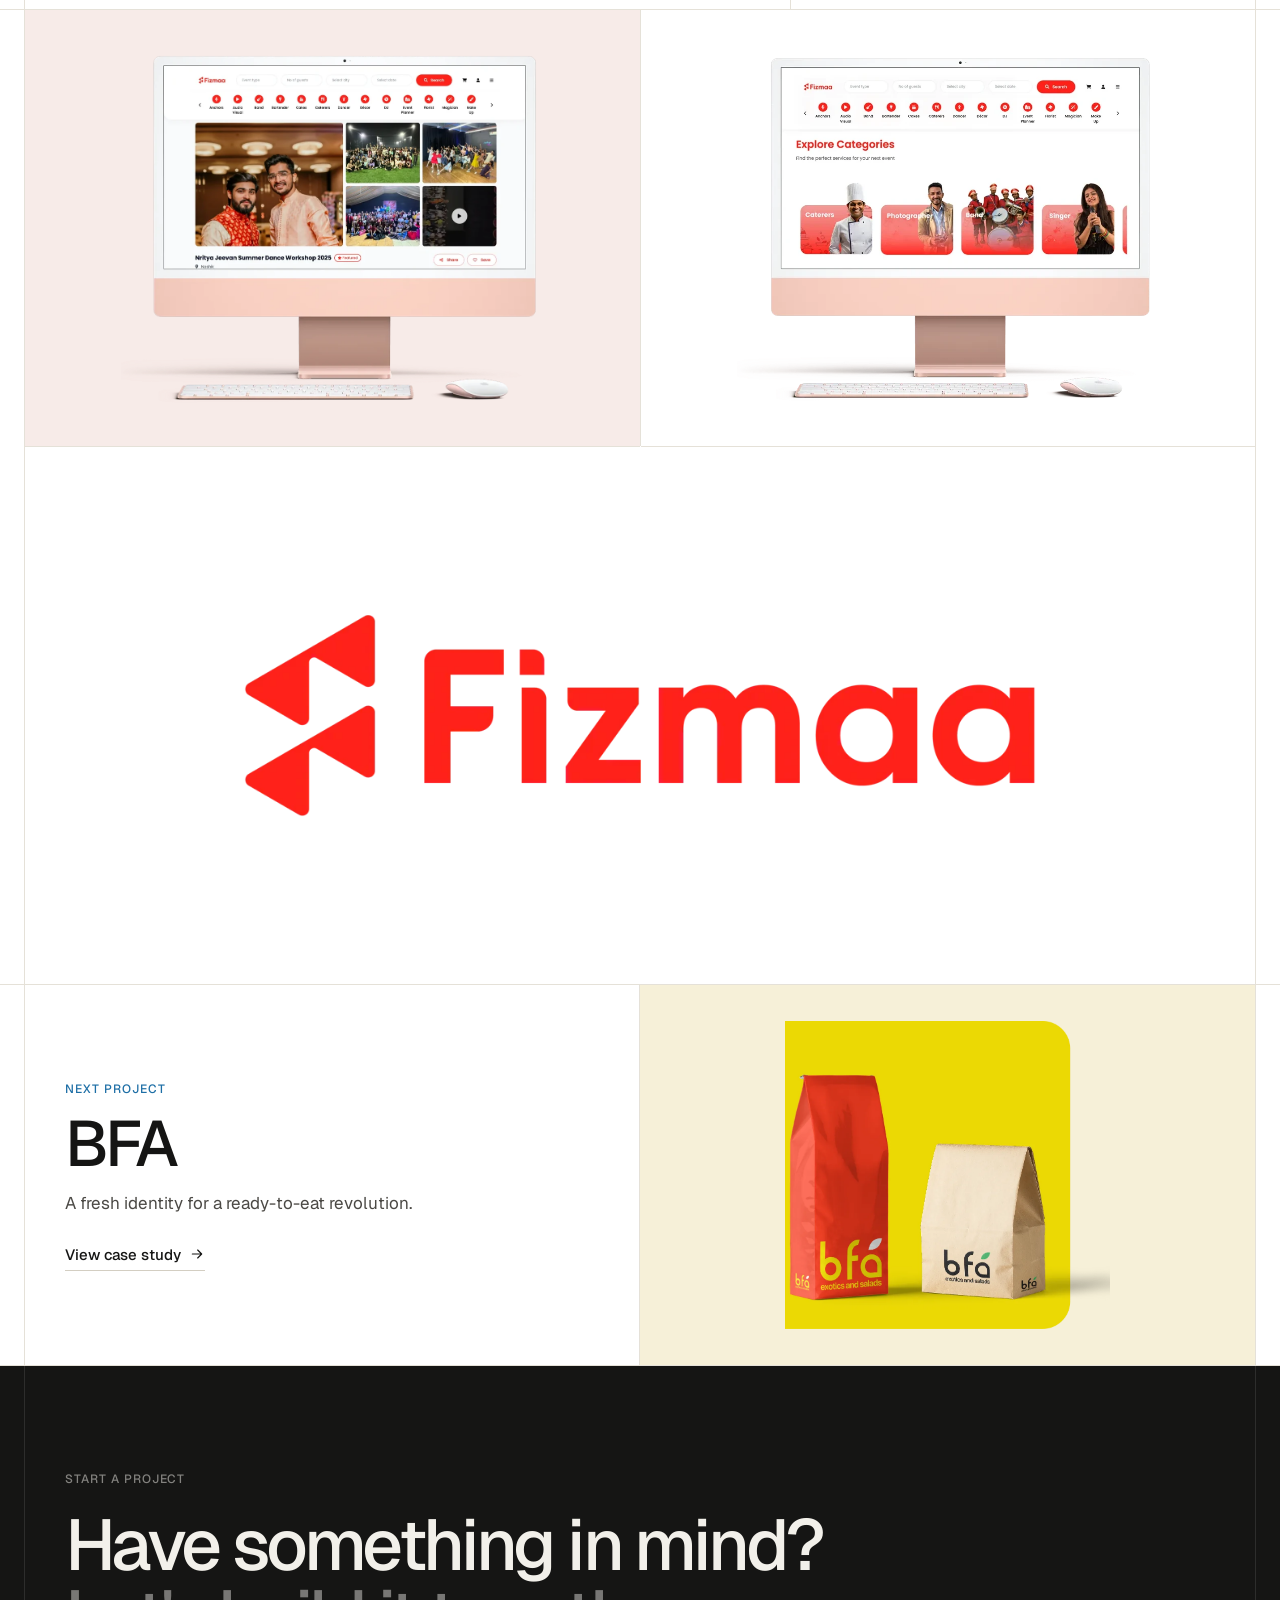
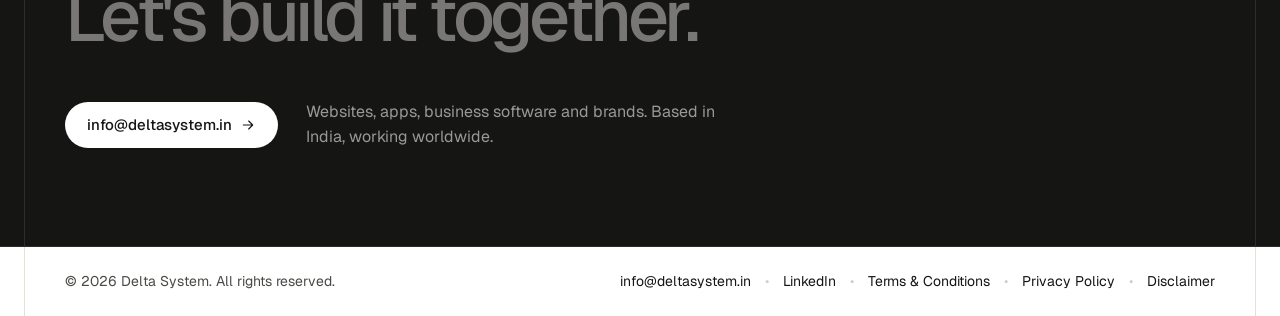
<file: work/fizmaa/index.html>
<!doctype html>
<html lang="en">
<head>
  <meta charset="utf-8">
  <meta name="viewport" content="width=device-width, initial-scale=1">
  <title>Fizmaa — Delta System</title>
  <meta name="description" content="Fizmaa sets out to transform venue booking in India with a seamless, transparent and reliable platform that connects event organisers with the right venues, while helping venue owners grow their business.">
  <meta name="theme-color" content="#FFFFFF">
  <meta property="og:title" content="Fizmaa — Delta System">
  <meta property="og:description" content="Fizmaa sets out to transform venue booking in India with a seamless, transparent and reliable platform that connects event organisers with the right venues, while helping venue owners grow their business.">
  <link rel="icon" type="image/png" sizes="32x32" href="../../assets/img/favicon-32.png">
  <link rel="apple-touch-icon" href="../../assets/img/favicon-192.png">
  <link rel="preconnect" href="https://fonts.googleapis.com">
  <link rel="preconnect" href="https://fonts.gstatic.com" crossorigin>
  <link href="https://fonts.googleapis.com/css2?family=Geist:wght@400;500;600;700&display=swap" rel="stylesheet">
  <link rel="stylesheet" href="../../assets/css/style.css">
  <script>/* clean URL: /page/index.html → /page/ (server .htaccess does the same with a 301) */(function(){var p=location.pathname,c=p.replace(/index\.html$/i,"");if(c!==p){var u=c+location.search+location.hash;if(history.replaceState)history.replaceState(null,"",u);else location.replace(u);}})();</script>
  <script>if(!matchMedia('(prefers-reduced-motion: reduce)').matches)document.documentElement.classList.add('js-anim')</script>
</head>
<body>
<a class="skip" href="#main">Skip to content</a>

<header class="nav" id="nav">
  <div class="frame nav-inner">
    <a href="../../" class="nav-logo" aria-label="Delta System home"><img src="../../assets/img/logo.svg" alt="Delta System" width="120" height="39"></a>
    <a href="../../#work" class="nav-back"><svg class="i" viewBox="0 0 24 24"><path d="M19 12H5M11 18l-6-6 6-6"/></svg> All work</a>
    <a href="mailto:info@deltasystem.in" class="btn btn-ink btn-sm nav-cta">Start a project <svg class="i" viewBox="0 0 24 24"><path d="M5 12h14M13 6l6 6-6 6"/></svg></a>
  </div>
</header>

<main id="main">

<section class="band band-first" id="top">
  <div class="frame">
    <div class="p-head">
      <div class="p-title">
        <p class="eyebrow" style="--accent:#C7282C">Fizmaa · Booking platform</p>
        <h1>Venue booking in India, made seamless.</h1>
        <p class="p-intro">Fizmaa sets out to transform venue booking in India with a seamless, transparent and reliable platform that connects event organisers with the right venues, while helping venue owners grow their business.</p>
      </div>
      <aside class="p-meta">
        <dl><div><dt>Client</dt><dd>Fizmaa</dd></div><div><dt>Industry</dt><dd>Events &amp; venues</dd></div><div><dt>Platform</dt><dd>Web app</dd></div><div><dt>Market</dt><dd>India</dd></div></dl>
        <div class="p-links"><a href="https://fizmaa.com/index.php" class="btn btn-ink" target="_blank" rel="noopener">Visit website <svg class="i" viewBox="0 0 24 24"><path d="M7 17L17 7M8 7h9v9"/></svg></a></div>
      </aside>
    </div>
    <figure class="p-hero" style="--tint:#F7EBE8"><img src="../../assets/img/work/fizmaa-imac-24-inch-3-c748-321-2976-2759.webp" alt="Fizmaa home page on an iMac" width="1200" height="1113"></figure>
  </div>
</section>

<section class="band">
  <div class="frame p-overview">
    <div class="p-col">
      <p class="sec-label">Overview</p>
      <div class="p-text"><p>Organisers can search by event type, guest count, city and date, and browse categories from caterers and photographers to bands and decorators.</p><p>Event pages bring photos, location and details together, so organisers can compare options and book with confidence.</p></div>
    </div>
    <div class="p-col">
      <p class="sec-label">Scope</p>
      <ul class="ticks"><li>Marketplace</li><li>Web app</li><li>UI/UX design</li><li>Search &amp; categories</li><li>Event pages</li></ul>
    </div>
  </div>
</section>

<section class="band">
  <div class="frame">
    <div class="gallery"><figure class="g " style="--tint:#F7EBE8"><img src="../../assets/img/work/fizmaa-imac-24-inch-1-c449-0-3566-3081.webp" alt="Fizmaa event page" width="1041" height="884" loading="lazy"></figure><figure class="g " style="--tint:#FFFFFF"><img src="../../assets/img/work/fizmaa-imac-24-inch.webp" alt="Fizmaa explore categories" width="833" height="708" loading="lazy"></figure><figure class="g wide logo" style="--tint:#FFFFFF"><img src="../../assets/img/work/fizmaa-logo.webp" alt="Fizmaa logo" width="994" height="279" loading="lazy"></figure></div>
  </div>
</section>

<section class="band">
  <div class="frame">
    <a class="next" href="../bfa/" style="--tint:#F6F0D8">
      <div class="next-copy">
        <p class="sec-label">Next project</p>
        <h2>BFA</h2>
        <p>A fresh identity for a ready-to-eat revolution.</p>
        <span class="text-link">View case study <svg class="i" viewBox="0 0 24 24"><path d="M5 12h14M13 6l6 6-6 6"/></svg></span>
      </div>
      <div class="next-media"><img src="../../assets/img/work/bfa-group-33998-c117-0-975-923.webp" alt="BFA packaging bags" width="975" height="923" loading="lazy"></div>
    </a>
  </div>
</section>

<section class="band band-dark" id="contact">
  <div class="frame cta">
    <p class="sec-label">Start a project</p>
    <h2 class="cta-title">Have something in mind? <span>Let's build it together.</span></h2>
    <div class="cta-row">
      <a href="mailto:info@deltasystem.in" class="btn btn-light">info@deltasystem.in <svg class="i" viewBox="0 0 24 24"><path d="M5 12h14M13 6l6 6-6 6"/></svg></a>
      <p>Websites, apps, business software and brands. Based in India, working worldwide.</p>
    </div>
  </div>
</section>

</main>

<footer class="band footer">
  <div class="frame foot-bar">
    <p class="foot-copy">&copy; <span class="year"></span> Delta System. All rights reserved.</p>
    <nav class="foot-links" aria-label="Footer">
      <a href="mailto:info@deltasystem.in">info@deltasystem.in</a>
      <a href="https://www.linkedin.com/company/systemdelta/" target="_blank" rel="noopener">LinkedIn</a>
      <a href="https://www.deltasystem.in/termsandconditions/">Terms &amp; Conditions</a>
      <a href="https://www.deltasystem.in/privacypolicy/">Privacy Policy</a>
      <a href="https://www.deltasystem.in/disclaimer/">Disclaimer</a>
    </nav>
  </div>
</footer>
<script src="../../assets/js/main.js"></script>
</body>
</html>
</file>
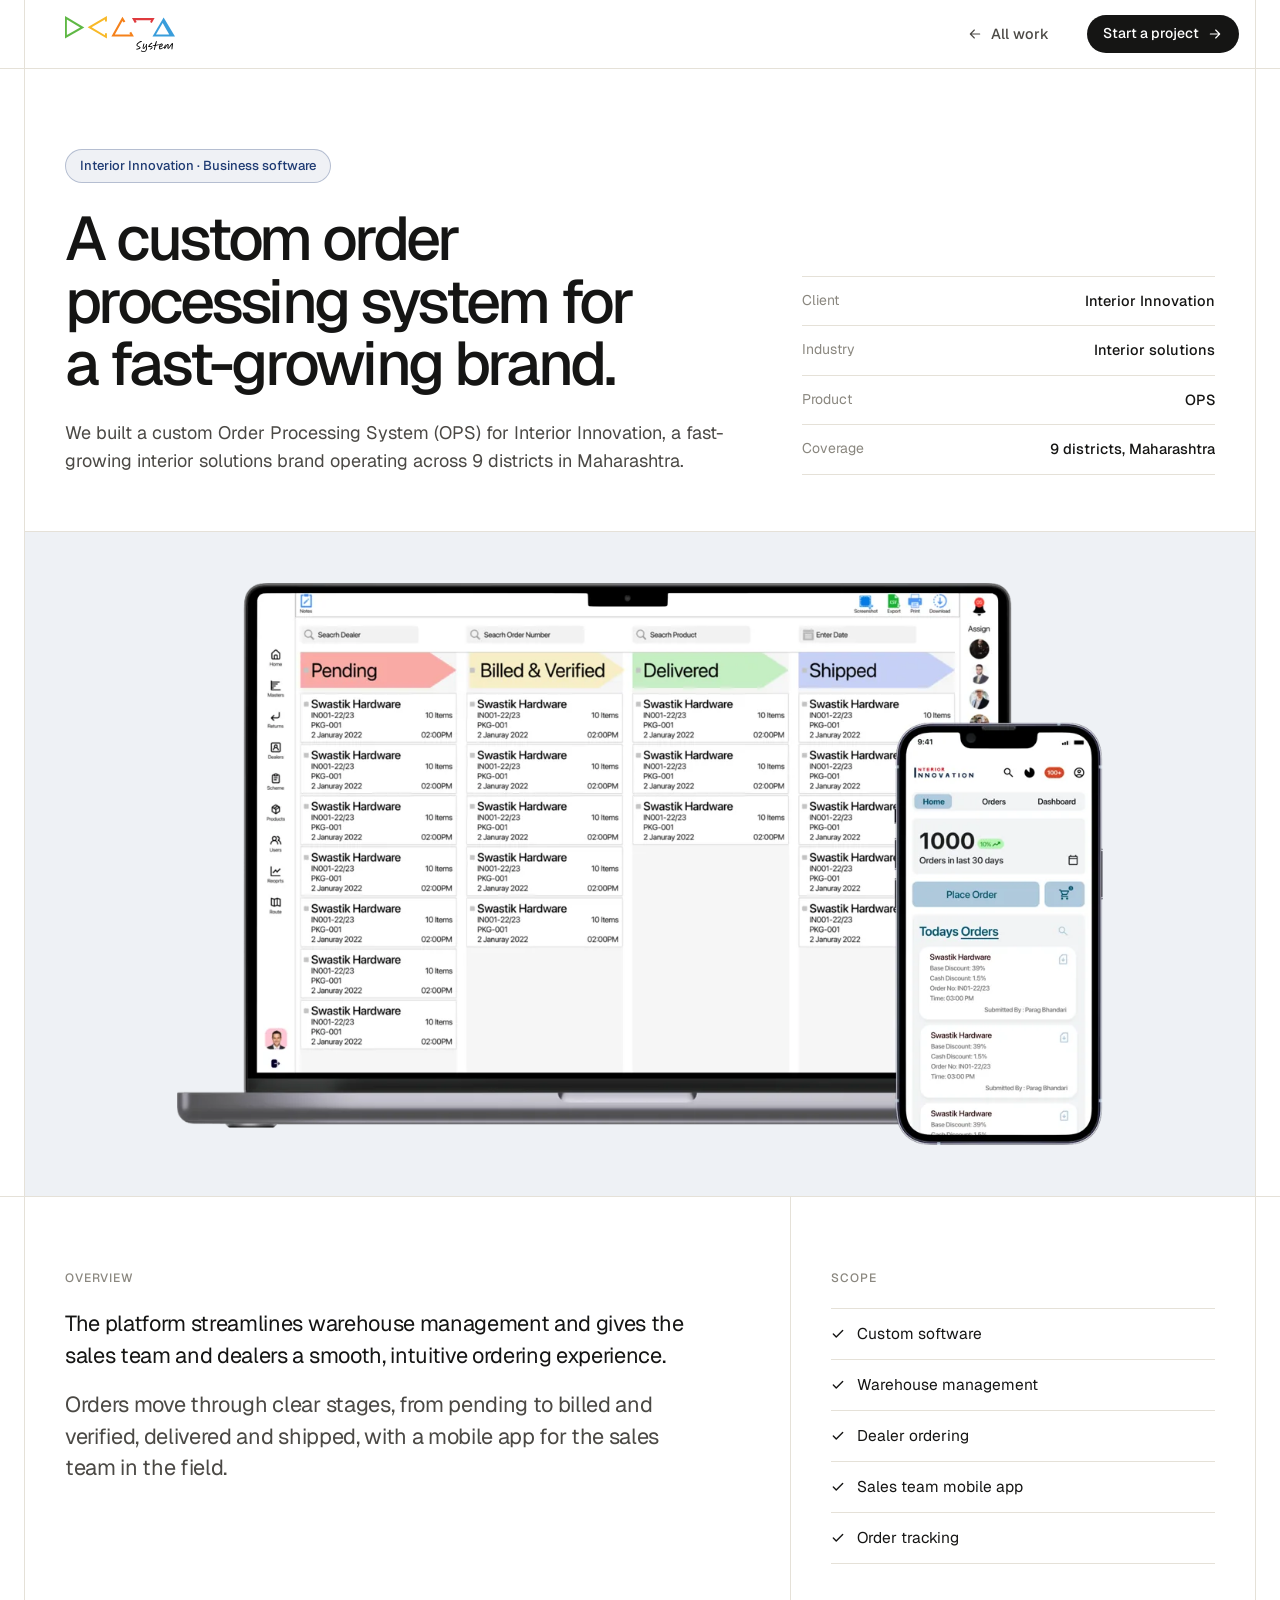
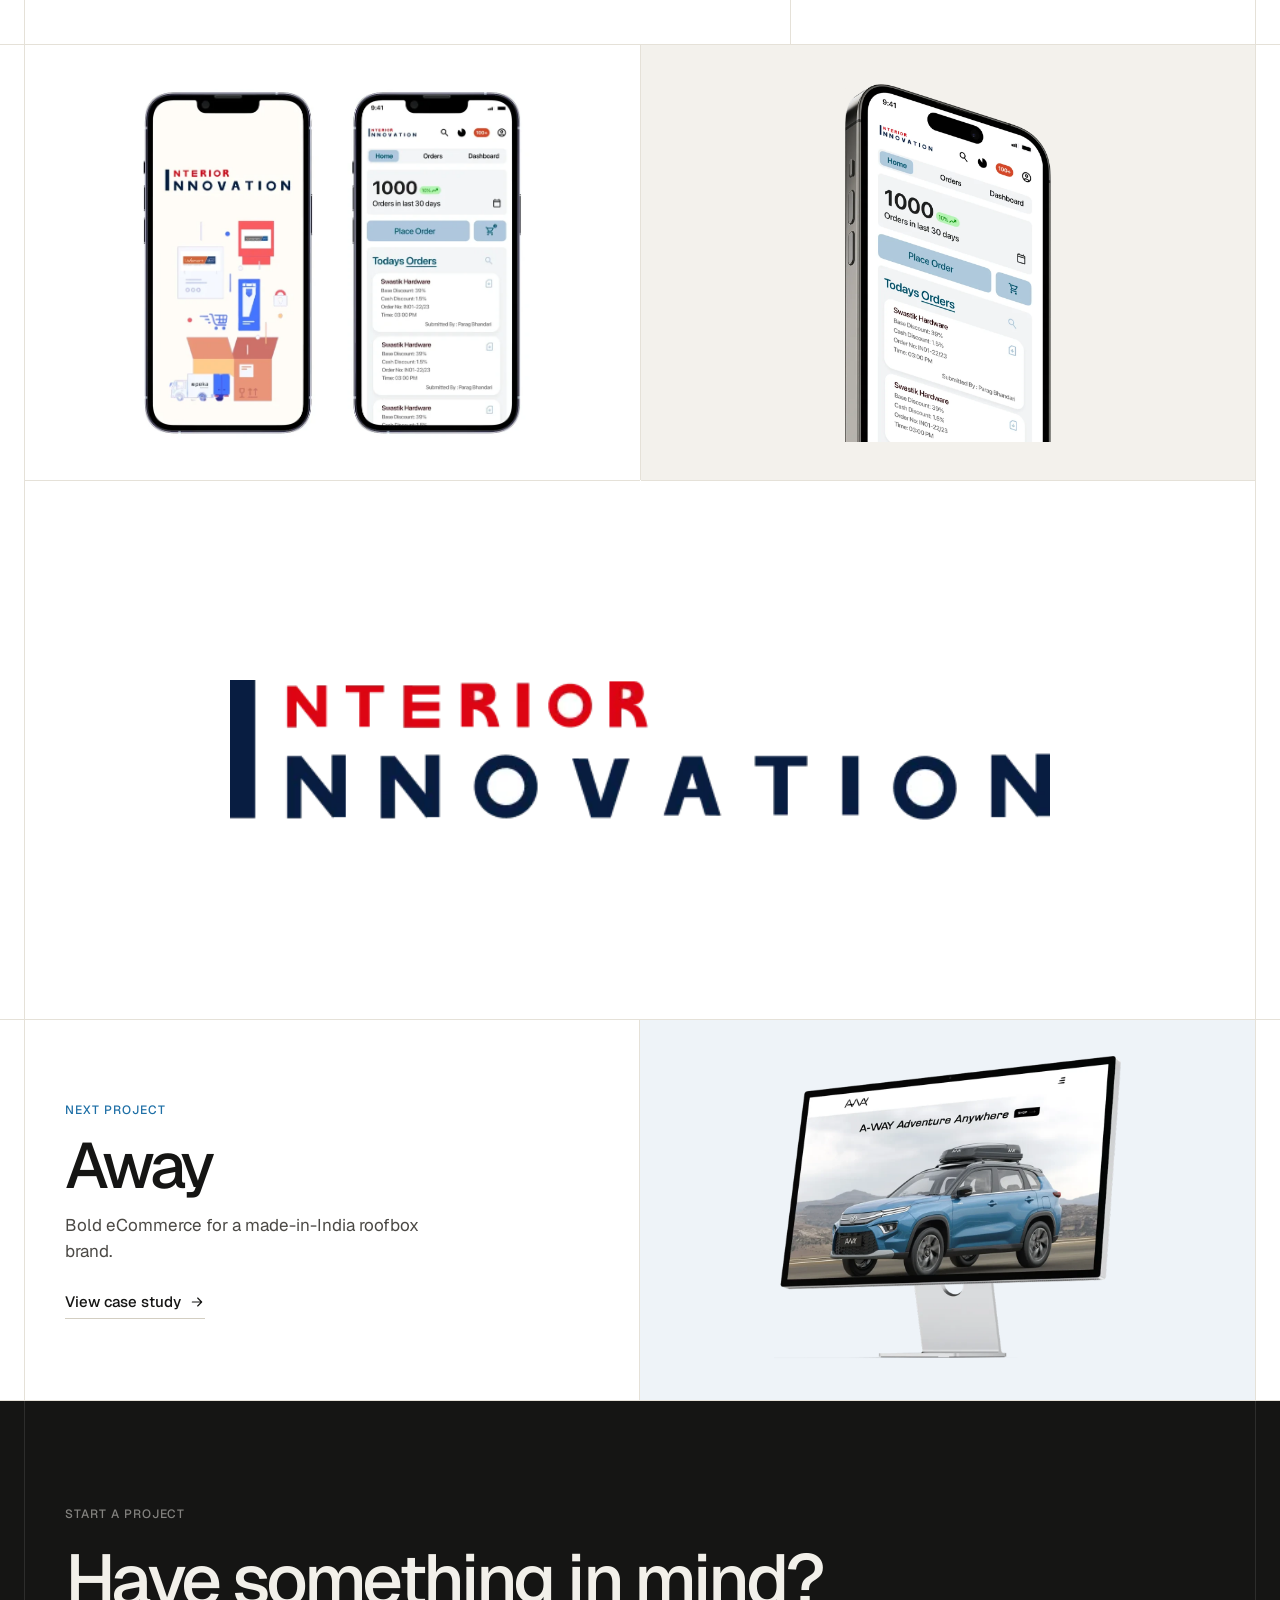
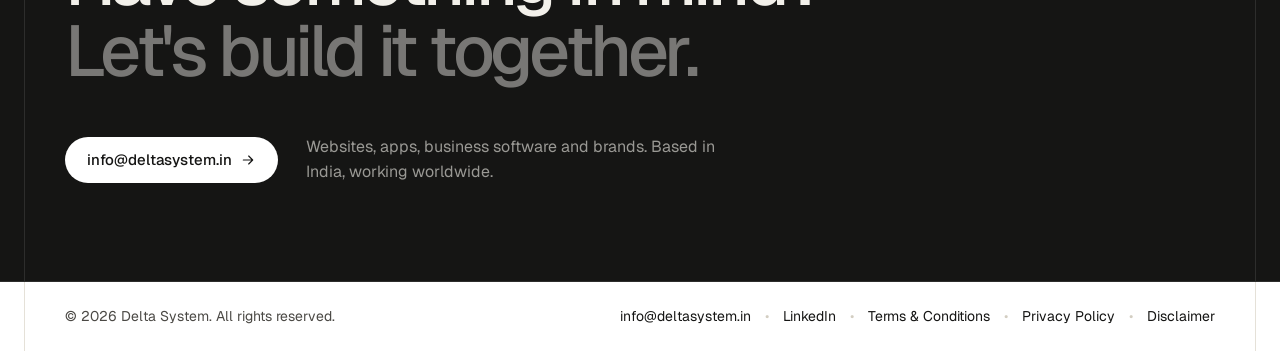
<file: work/interior-innovation/index.html>
<!doctype html>
<html lang="en">
<head>
  <meta charset="utf-8">
  <meta name="viewport" content="width=device-width, initial-scale=1">
  <title>Interior Innovation — Delta System</title>
  <meta name="description" content="We built a custom Order Processing System (OPS) for Interior Innovation, a fast-growing interior solutions brand operating across 9 districts in Maharashtra.">
  <meta name="theme-color" content="#FFFFFF">
  <meta property="og:title" content="Interior Innovation — Delta System">
  <meta property="og:description" content="We built a custom Order Processing System (OPS) for Interior Innovation, a fast-growing interior solutions brand operating across 9 districts in Maharashtra.">
  <link rel="icon" type="image/png" sizes="32x32" href="../../assets/img/favicon-32.png">
  <link rel="apple-touch-icon" href="../../assets/img/favicon-192.png">
  <link rel="preconnect" href="https://fonts.googleapis.com">
  <link rel="preconnect" href="https://fonts.gstatic.com" crossorigin>
  <link href="https://fonts.googleapis.com/css2?family=Geist:wght@400;500;600;700&display=swap" rel="stylesheet">
  <link rel="stylesheet" href="../../assets/css/style.css">
  <script>/* clean URL: /page/index.html → /page/ (server .htaccess does the same with a 301) */(function(){var p=location.pathname,c=p.replace(/index\.html$/i,"");if(c!==p){var u=c+location.search+location.hash;if(history.replaceState)history.replaceState(null,"",u);else location.replace(u);}})();</script>
  <script>if(!matchMedia('(prefers-reduced-motion: reduce)').matches)document.documentElement.classList.add('js-anim')</script>
</head>
<body>
<a class="skip" href="#main">Skip to content</a>

<header class="nav" id="nav">
  <div class="frame nav-inner">
    <a href="../../" class="nav-logo" aria-label="Delta System home"><img src="../../assets/img/logo.svg" alt="Delta System" width="120" height="39"></a>
    <a href="../../#work" class="nav-back"><svg class="i" viewBox="0 0 24 24"><path d="M19 12H5M11 18l-6-6 6-6"/></svg> All work</a>
    <a href="mailto:info@deltasystem.in" class="btn btn-ink btn-sm nav-cta">Start a project <svg class="i" viewBox="0 0 24 24"><path d="M5 12h14M13 6l6 6-6 6"/></svg></a>
  </div>
</header>

<main id="main">

<section class="band band-first" id="top">
  <div class="frame">
    <div class="p-head">
      <div class="p-title">
        <p class="eyebrow" style="--accent:#1F3B73">Interior Innovation · Business software</p>
        <h1>A custom order processing system for a fast-growing brand.</h1>
        <p class="p-intro">We built a custom Order Processing System (OPS) for Interior Innovation, a fast-growing interior solutions brand operating across 9 districts in Maharashtra.</p>
      </div>
      <aside class="p-meta">
        <dl><div><dt>Client</dt><dd>Interior Innovation</dd></div><div><dt>Industry</dt><dd>Interior solutions</dd></div><div><dt>Product</dt><dd>OPS</dd></div><div><dt>Coverage</dt><dd>9 districts, Maharashtra</dd></div></dl>
        
      </aside>
    </div>
    <figure class="p-hero" style="--tint:#EEF1F5"><img src="../../assets/img/work/ii-group-34036.webp" alt="Order processing system on a laptop and phone" width="1200" height="728"></figure>
  </div>
</section>

<section class="band">
  <div class="frame p-overview">
    <div class="p-col">
      <p class="sec-label">Overview</p>
      <div class="p-text"><p>The platform streamlines warehouse management and gives the sales team and dealers a smooth, intuitive ordering experience.</p><p>Orders move through clear stages, from pending to billed and verified, delivered and shipped, with a mobile app for the sales team in the field.</p></div>
    </div>
    <div class="p-col">
      <p class="sec-label">Scope</p>
      <ul class="ticks"><li>Custom software</li><li>Warehouse management</li><li>Dealer ordering</li><li>Sales team mobile app</li><li>Order tracking</li></ul>
    </div>
  </div>
</section>

<section class="band">
  <div class="frame">
    <div class="gallery"><figure class="g " style="--tint:#FFFFFF"><img src="../../assets/img/work/ii-1-cc.webp" alt="Interior Innovation mobile app screens" width="875" height="794" loading="lazy"></figure><figure class="g " style="--tint:#F3F1EC"><img src="../../assets/img/work/ii-space-black-iphone-14-pro-mock.webp" alt="Today&#x27;s orders screen on an iPhone" width="689" height="1200" loading="lazy"></figure><figure class="g wide logo" style="--tint:#FFFFFF"><img src="../../assets/img/work/ii-ii.webp" alt="Interior Innovation logo" width="616" height="106" loading="lazy"></figure></div>
  </div>
</section>

<section class="band">
  <div class="frame">
    <a class="next" href="../away/" style="--tint:#EEF3F8">
      <div class="next-copy">
        <p class="sec-label">Next project</p>
        <h2>Away</h2>
        <p>Bold eCommerce for a made-in-India roofbox brand.</p>
        <span class="text-link">View case study <svg class="i" viewBox="0 0 24 24"><path d="M5 12h14M13 6l6 6-6 6"/></svg></span>
      </div>
      <div class="next-media"><img src="../../assets/img/work/away-mac-studio.webp" alt="Away website on a desktop display" width="1008" height="896" loading="lazy"></div>
    </a>
  </div>
</section>

<section class="band band-dark" id="contact">
  <div class="frame cta">
    <p class="sec-label">Start a project</p>
    <h2 class="cta-title">Have something in mind? <span>Let's build it together.</span></h2>
    <div class="cta-row">
      <a href="mailto:info@deltasystem.in" class="btn btn-light">info@deltasystem.in <svg class="i" viewBox="0 0 24 24"><path d="M5 12h14M13 6l6 6-6 6"/></svg></a>
      <p>Websites, apps, business software and brands. Based in India, working worldwide.</p>
    </div>
  </div>
</section>

</main>

<footer class="band footer">
  <div class="frame foot-bar">
    <p class="foot-copy">&copy; <span class="year"></span> Delta System. All rights reserved.</p>
    <nav class="foot-links" aria-label="Footer">
      <a href="mailto:info@deltasystem.in">info@deltasystem.in</a>
      <a href="https://www.linkedin.com/company/systemdelta/" target="_blank" rel="noopener">LinkedIn</a>
      <a href="https://www.deltasystem.in/termsandconditions/">Terms &amp; Conditions</a>
      <a href="https://www.deltasystem.in/privacypolicy/">Privacy Policy</a>
      <a href="https://www.deltasystem.in/disclaimer/">Disclaimer</a>
    </nav>
  </div>
</footer>
<script src="../../assets/js/main.js"></script>
</body>
</html>
</file>
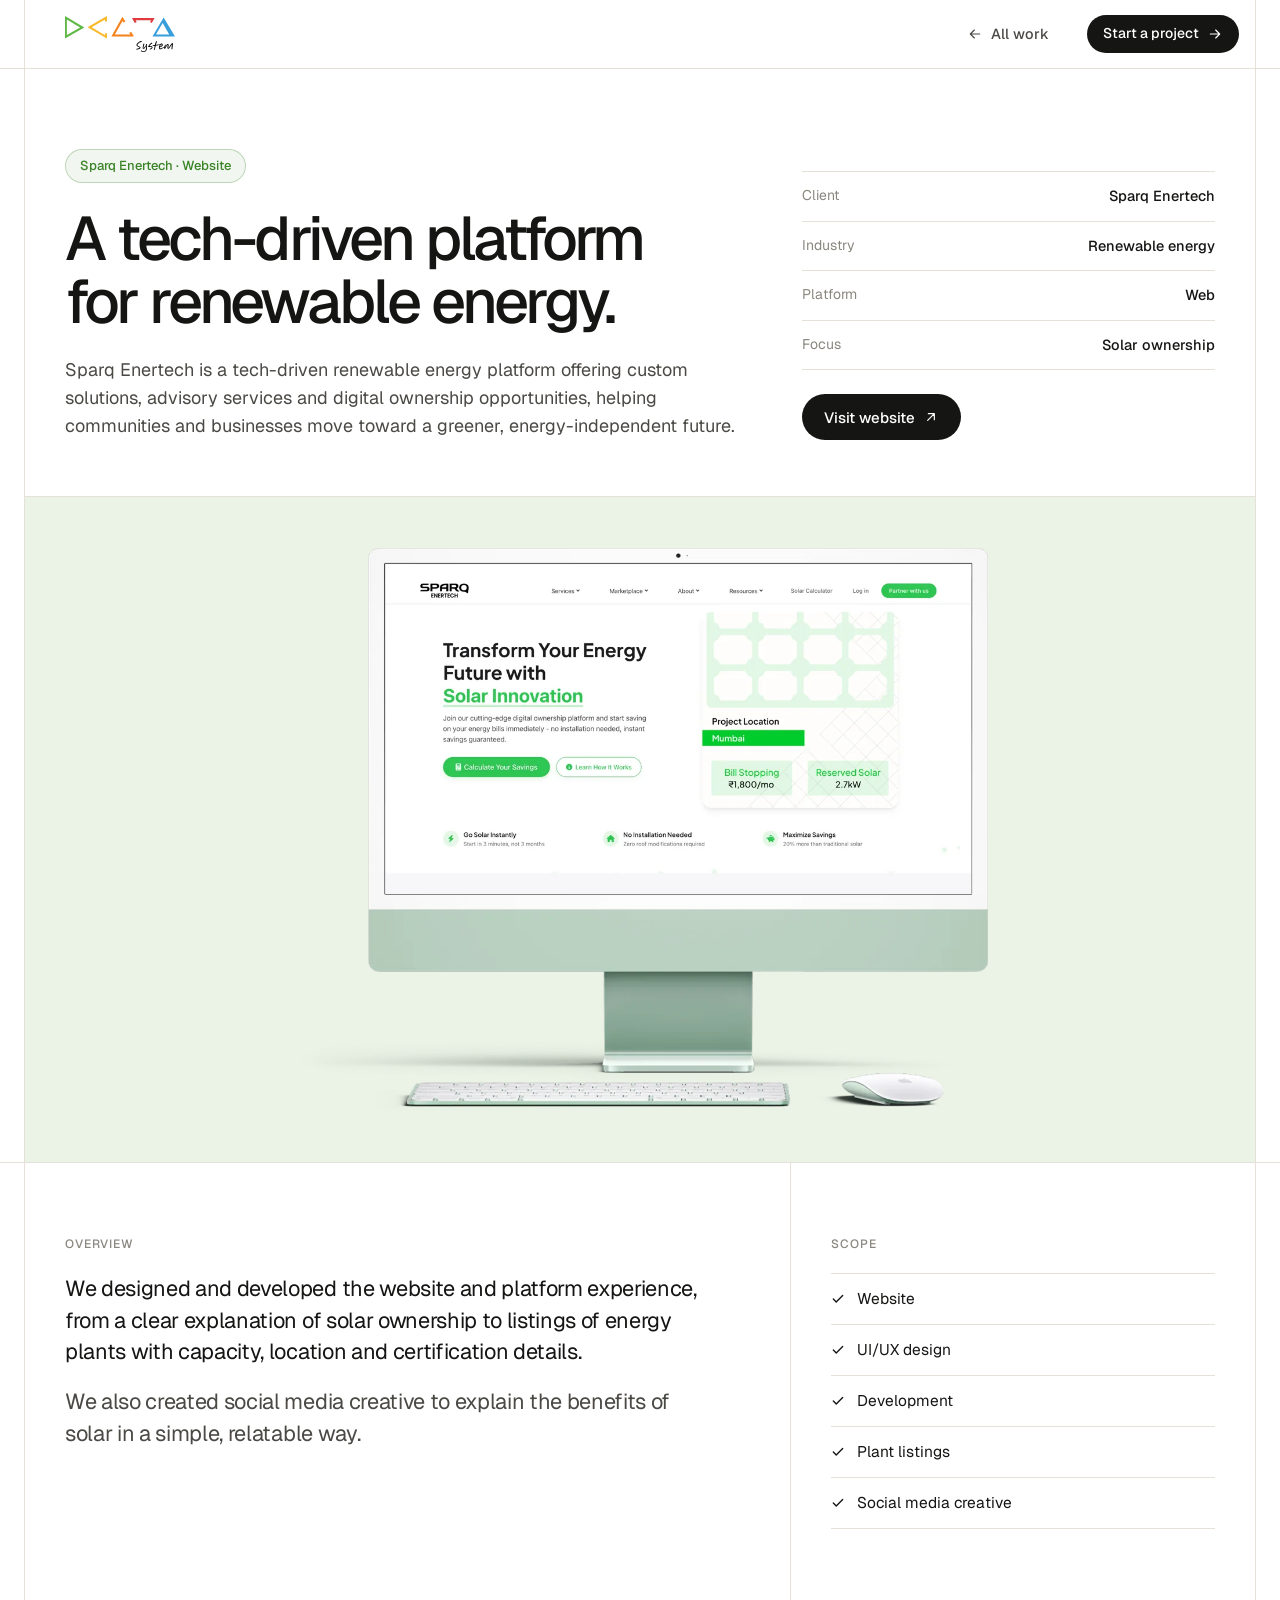
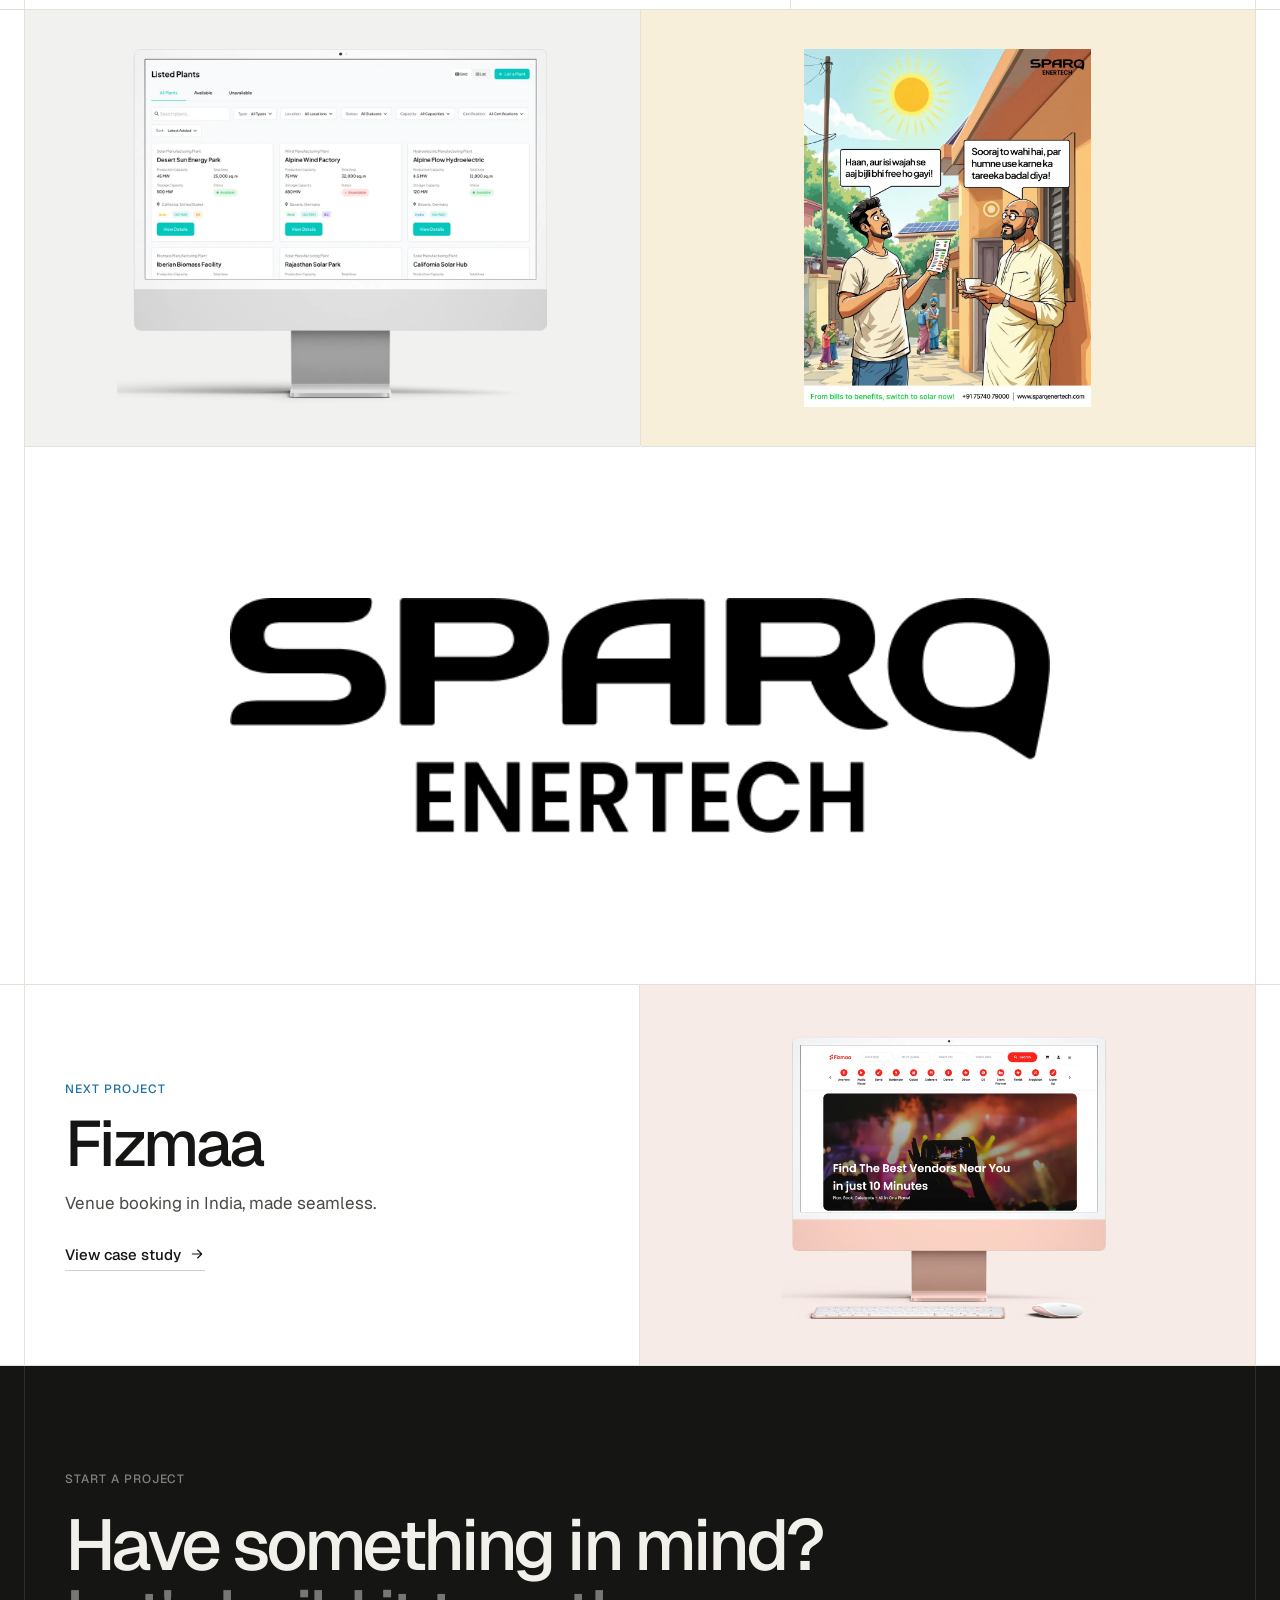
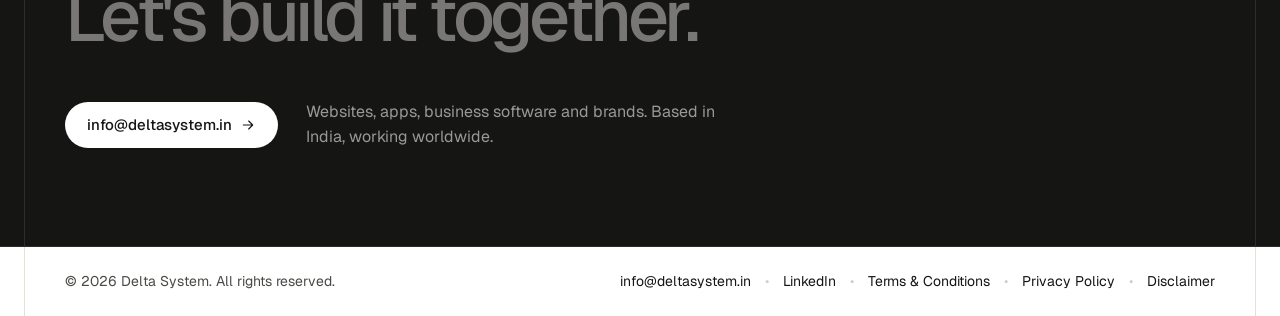
<file: work/sparq-enertech/index.html>
<!doctype html>
<html lang="en">
<head>
  <meta charset="utf-8">
  <meta name="viewport" content="width=device-width, initial-scale=1">
  <title>Sparq Enertech — Delta System</title>
  <meta name="description" content="Sparq Enertech is a tech-driven renewable energy platform offering custom solutions, advisory services and digital ownership opportunities, helping communities and businesses move toward a greener, energy-independent future.">
  <meta name="theme-color" content="#FFFFFF">
  <meta property="og:title" content="Sparq Enertech — Delta System">
  <meta property="og:description" content="Sparq Enertech is a tech-driven renewable energy platform offering custom solutions, advisory services and digital ownership opportunities, helping communities and businesses move toward a greener, energy-independent future.">
  <link rel="icon" type="image/png" sizes="32x32" href="../../assets/img/favicon-32.png">
  <link rel="apple-touch-icon" href="../../assets/img/favicon-192.png">
  <link rel="preconnect" href="https://fonts.googleapis.com">
  <link rel="preconnect" href="https://fonts.gstatic.com" crossorigin>
  <link href="https://fonts.googleapis.com/css2?family=Geist:wght@400;500;600;700&display=swap" rel="stylesheet">
  <link rel="stylesheet" href="../../assets/css/style.css">
  <script>/* clean URL: /page/index.html → /page/ (server .htaccess does the same with a 301) */(function(){var p=location.pathname,c=p.replace(/index\.html$/i,"");if(c!==p){var u=c+location.search+location.hash;if(history.replaceState)history.replaceState(null,"",u);else location.replace(u);}})();</script>
  <script>if(!matchMedia('(prefers-reduced-motion: reduce)').matches)document.documentElement.classList.add('js-anim')</script>
</head>
<body>
<a class="skip" href="#main">Skip to content</a>

<header class="nav" id="nav">
  <div class="frame nav-inner">
    <a href="../../" class="nav-logo" aria-label="Delta System home"><img src="../../assets/img/logo.svg" alt="Delta System" width="120" height="39"></a>
    <a href="../../#work" class="nav-back"><svg class="i" viewBox="0 0 24 24"><path d="M19 12H5M11 18l-6-6 6-6"/></svg> All work</a>
    <a href="mailto:info@deltasystem.in" class="btn btn-ink btn-sm nav-cta">Start a project <svg class="i" viewBox="0 0 24 24"><path d="M5 12h14M13 6l6 6-6 6"/></svg></a>
  </div>
</header>

<main id="main">

<section class="band band-first" id="top">
  <div class="frame">
    <div class="p-head">
      <div class="p-title">
        <p class="eyebrow" style="--accent:#3A8327">Sparq Enertech · Website</p>
        <h1>A tech-driven platform for renewable energy.</h1>
        <p class="p-intro">Sparq Enertech is a tech-driven renewable energy platform offering custom solutions, advisory services and digital ownership opportunities, helping communities and businesses move toward a greener, energy-independent future.</p>
      </div>
      <aside class="p-meta">
        <dl><div><dt>Client</dt><dd>Sparq Enertech</dd></div><div><dt>Industry</dt><dd>Renewable energy</dd></div><div><dt>Platform</dt><dd>Web</dd></div><div><dt>Focus</dt><dd>Solar ownership</dd></div></dl>
        <div class="p-links"><a href="https://sparqenertech.com/" class="btn btn-ink" target="_blank" rel="noopener">Visit website <svg class="i" viewBox="0 0 24 24"><path d="M7 17L17 7M8 7h9v9"/></svg></a></div>
      </aside>
    </div>
    <figure class="p-hero" style="--tint:#EBF2E6"><img src="../../assets/img/work/sparqenertech-green.webp" alt="Sparq Enertech website on an iMac" width="1200" height="969"></figure>
  </div>
</section>

<section class="band">
  <div class="frame p-overview">
    <div class="p-col">
      <p class="sec-label">Overview</p>
      <div class="p-text"><p>We designed and developed the website and platform experience, from a clear explanation of solar ownership to listings of energy plants with capacity, location and certification details.</p><p>We also created social media creative to explain the benefits of solar in a simple, relatable way.</p></div>
    </div>
    <div class="p-col">
      <p class="sec-label">Scope</p>
      <ul class="ticks"><li>Website</li><li>UI/UX design</li><li>Development</li><li>Plant listings</li><li>Social media creative</li></ul>
    </div>
  </div>
</section>

<section class="band">
  <div class="frame">
    <div class="gallery"><figure class="g " style="--tint:#F1F1EF"><img src="../../assets/img/work/sparqenertech-silver-c229-0-2915-2429.webp" alt="Listed energy plants page" width="1200" height="1000" loading="lazy"></figure><figure class="g " style="--tint:#F7EFD9"><img src="../../assets/img/work/sparqenertech-10-april.webp" alt="Sparq Enertech social media creative" width="960" height="1200" loading="lazy"></figure><figure class="g wide logo" style="--tint:#FFFFFF"><img src="../../assets/img/work/sparqenertech-sp.webp" alt="Sparq Enertech logo" width="609" height="175" loading="lazy"></figure></div>
  </div>
</section>

<section class="band">
  <div class="frame">
    <a class="next" href="../fizmaa/" style="--tint:#F7EBE8">
      <div class="next-copy">
        <p class="sec-label">Next project</p>
        <h2>Fizmaa</h2>
        <p>Venue booking in India, made seamless.</p>
        <span class="text-link">View case study <svg class="i" viewBox="0 0 24 24"><path d="M5 12h14M13 6l6 6-6 6"/></svg></span>
      </div>
      <div class="next-media"><img src="../../assets/img/work/fizmaa-imac-24-inch-3-c748-321-2976-2759.webp" alt="Fizmaa home page on an iMac" width="1200" height="1113" loading="lazy"></div>
    </a>
  </div>
</section>

<section class="band band-dark" id="contact">
  <div class="frame cta">
    <p class="sec-label">Start a project</p>
    <h2 class="cta-title">Have something in mind? <span>Let's build it together.</span></h2>
    <div class="cta-row">
      <a href="mailto:info@deltasystem.in" class="btn btn-light">info@deltasystem.in <svg class="i" viewBox="0 0 24 24"><path d="M5 12h14M13 6l6 6-6 6"/></svg></a>
      <p>Websites, apps, business software and brands. Based in India, working worldwide.</p>
    </div>
  </div>
</section>

</main>

<footer class="band footer">
  <div class="frame foot-bar">
    <p class="foot-copy">&copy; <span class="year"></span> Delta System. All rights reserved.</p>
    <nav class="foot-links" aria-label="Footer">
      <a href="mailto:info@deltasystem.in">info@deltasystem.in</a>
      <a href="https://www.linkedin.com/company/systemdelta/" target="_blank" rel="noopener">LinkedIn</a>
      <a href="https://www.deltasystem.in/termsandconditions/">Terms &amp; Conditions</a>
      <a href="https://www.deltasystem.in/privacypolicy/">Privacy Policy</a>
      <a href="https://www.deltasystem.in/disclaimer/">Disclaimer</a>
    </nav>
  </div>
</footer>
<script src="../../assets/js/main.js"></script>
</body>
</html>
</file>
<file: assets/css/style.css>
/* ════════════════════════════════════════════════════════════
   DELTA SYSTEM — Showcase
   Warm paper + ink, a framed 1320px layout with hairline rails,
   and the Delta logo colours used only as small accents.
   ════════════════════════════════════════════════════════════ */

:root {
  --paper: #FFFFFF;
  --cream: #FAF9F6;  /* warm paper, used on project cards */
  --paper-2: #F3F1EC;
  --ink: #151514;
  --ink-2: #4B4945;
  --ink-3: #8A877F;
  --line: #E5E1D8;
  --line-2: #D3CEC2;

  --blue: #399DDB;
  --orange: #F5811A;
  --green: #5FB845;
  --yellow: #F8B928;
  --red: #DF3A3E;

  --font: "Geist", ui-sans-serif, system-ui, -apple-system, "Segoe UI", sans-serif;

  --frame: 1320px;
  --gutter: 24px;
  --pad: 40px;
  --ease: cubic-bezier(.2, .7, .2, 1);
}

/* ── Reset ─────────────────────────────────────────────── */
*, *::before, *::after { box-sizing: border-box; margin: 0; padding: 0; }
html { scroll-behavior: smooth; scroll-padding-top: 72px; -webkit-text-size-adjust: 100%; }
body {
  font-family: var(--font);
  font-size: 16px;
  line-height: 1.55;
  color: var(--ink);
  background: var(--paper);
  -webkit-font-smoothing: antialiased;
  -moz-osx-font-smoothing: grayscale;
  overflow-x: hidden;
}
img { display: block; max-width: 100%; height: auto; }
a { color: inherit; text-decoration: none; }
ul { list-style: none; }
button { font: inherit; color: inherit; cursor: pointer; background: none; border: 0; }
::selection { background: rgba(248, 185, 40, .35); }
:focus-visible { outline: 2px solid var(--blue); outline-offset: 3px; border-radius: 6px; }
[hidden] { display: none !important; }

.skip { position: absolute; left: 12px; top: -60px; z-index: 100; background: var(--ink); color: var(--paper); padding: 10px 16px; border-radius: 8px; font-size: 14px; }
.skip:focus { top: 12px; }

.i { width: 18px; height: 18px; fill: none; stroke: currentColor; stroke-width: 1.75; stroke-linecap: round; stroke-linejoin: round; flex-shrink: 0; }

.c-blue { background: var(--blue); }
.c-orange { background: var(--orange); }
.c-green { background: var(--green); }
.c-yellow { background: var(--yellow); }
.c-red { background: var(--red); }

/* ── Frame ─────────────────────────────────────────────── */
.band { position: relative; border-bottom: 1px solid var(--line); }
.frame {
  position: relative;
  width: min(var(--frame), calc(100% - var(--gutter) * 2));
  margin-inline: auto;
  border-inline: 1px solid var(--line);
}

/* ── Buttons & links ───────────────────────────────────── */
.btn {
  display: inline-flex; align-items: center; justify-content: center; gap: 8px;
  height: 46px; padding: 0 22px;
  border-radius: 999px;
  font-size: 15px; font-weight: 500;
  white-space: nowrap;
  transition: background .2s, border-color .2s, color .2s;
}
.btn .i { width: 16px; height: 16px; transition: transform .25s var(--ease); }
.btn:hover .i { transform: translateX(3px); }
.btn-sm { height: 38px; padding: 0 16px; font-size: 14px; }
.btn-ink { background: var(--ink); color: var(--paper); }
.btn-ink:hover { background: #2C2B28; }
.btn-light { background: var(--paper); color: var(--ink); }
.btn-light:hover { background: #fff; }

.text-link { display: inline-flex; align-items: center; gap: 8px; font-weight: 500; font-size: 15px; border-bottom: 1px solid var(--line-2); padding-bottom: 4px; width: fit-content; transition: border-color .2s; }
.text-link .i { width: 16px; height: 16px; transition: transform .25s var(--ease); }

/* ── Shared type ───────────────────────────────────────── */
.eyebrow {
  display: inline-flex; align-items: center; gap: 10px;
  font-size: 13px; font-weight: 500; color: var(--accent, var(--ink-2));
  padding: 6px 14px;
  border: 1px solid color-mix(in srgb, var(--accent, #8A877F) 28%, transparent); border-radius: 999px;
  background: color-mix(in srgb, var(--accent, #8A877F) 7%, #fff);
}
.dots { display: inline-flex; gap: 3px; }
.dots i { width: 6px; height: 6px; border-radius: 1.5px; display: block; }
.dot { width: 8px; height: 8px; border-radius: 2px; display: inline-block; background: var(--dot); flex-shrink: 0; }

.sec-label { font-size: 12px; font-weight: 500; text-transform: uppercase; letter-spacing: .08em; color: var(--ink-3); }
.sec-head { padding: 88px var(--pad) 40px; display: flex; flex-direction: column; gap: 14px; }
.sec-title { font-size: clamp(30px, 3.6vw, 48px); line-height: 1.05; font-weight: 500; letter-spacing: -.045em; }

/* ── Nav ───────────────────────────────────────────────── */
.nav {
  position: sticky; top: 0; z-index: 50;
  background: #fff;
  border-bottom: 1px solid var(--line);
}
.nav-inner { display: flex; align-items: center; gap: 24px; height: 68px; padding: 0 16px 0 var(--pad); }
.nav-logo img { height: 36px; width: auto; }
.nav-links { display: flex; gap: 2px; margin-left: auto; }
.nav-links a, .nav-back {
  font-size: 14.5px; color: var(--ink-2); font-weight: 500;
  padding: 8px 14px; border-radius: 999px;
  transition: color .2s, background .2s;
}
.nav-links a:hover, .nav-back:hover { color: var(--ink); background: rgba(21, 21, 20, .045); }
.nav-back { display: inline-flex; align-items: center; gap: 8px; margin-left: auto; }
.nav-back .i { width: 16px; height: 16px; }

/* ── Index: intro ──────────────────────────────────────── */
.intro { padding: 88px var(--pad) 48px; }
.display {
  margin-top: 28px;
  font-size: clamp(56px, 10.5vw, 156px);
  line-height: .92;
  font-weight: 500;
  letter-spacing: -.06em;
}
.display sup { font-size: .2em; letter-spacing: -.02em; vertical-align: top; position: relative; top: .5em; margin-left: .12em; color: var(--ink-3); font-weight: 400; }
.intro-foot { display: flex; justify-content: space-between; align-items: flex-end; gap: 32px; flex-wrap: wrap; margin-top: 48px; }
.intro-sub { font-size: 18px; color: var(--ink-2); max-width: 44ch; }
.filters { display: flex; flex-wrap: wrap; gap: 6px; }
.filter {
  display: inline-flex; align-items: center; gap: 6px;
  height: 38px; padding: 0 16px;
  border: 1px solid var(--line-2); border-radius: 999px;
  font-size: 14px; font-weight: 500; color: var(--ink-2);
  transition: background .2s, color .2s, border-color .2s;
}
.filter sup { font-size: 11px; color: var(--ink-3); top: -.3em; position: relative; }
.filter:hover { border-color: var(--ink); color: var(--ink); }
.filter.is-active { background: var(--ink); border-color: var(--ink); color: var(--paper); }
.filter.is-active sup { color: rgba(250, 249, 246, .6); }

/* ── Index: featured project ───────────────────────────── */
.feature { display: grid; grid-template-columns: 1.35fr 1fr; border-bottom: 1px solid var(--line); }
.feature-media { background: var(--tint); height: clamp(440px, 46vw, 660px); overflow: hidden; border-right: 1px solid var(--line); }
.feature-media img { width: 100%; height: 100%; object-fit: contain; padding: 48px; transition: transform .9s var(--ease); }
.feature:hover .feature-media img { transform: scale(1.03); }
.feature-body { padding: 40px var(--pad) 44px; display: flex; flex-direction: column; gap: 14px; transition: background .3s; }
.feature:hover .feature-body { background: #fff; }
.feature-top { display: flex; justify-content: flex-end; align-items: center; margin-bottom: auto; padding-bottom: 32px; }
.badge { font-size: 12px; font-weight: 500; padding: 4px 10px; border-radius: 999px; background: var(--ink); color: var(--paper); }
.feature h2 { font-size: clamp(36px, 4vw, 56px); line-height: 1; font-weight: 500; letter-spacing: -.05em; }
.feature-line { font-size: 20px; line-height: 1.35; letter-spacing: -.015em; }
.feature-desc { color: var(--ink-2); }
.feature-facts { display: grid; grid-template-columns: repeat(3, 1fr); gap: 16px; padding: 18px 0 8px; margin-top: 8px; border-top: 1px dashed var(--line-2); }
.feature-facts dt { font-size: 12px; color: var(--ink-3); }
.feature-facts dd { font-size: 14px; font-weight: 500; margin-top: 2px; }
.feature .btn { align-self: flex-start; margin-top: 12px; }

/* ── Index: project grid ───────────────────────────────── */
.grid { display: grid; grid-template-columns: repeat(2, 1fr); gap: 1px; }
.proj { display: flex; flex-direction: column; background: var(--cream); box-shadow: 1px 0 0 var(--line), 0 1px 0 var(--line); transition: background .3s; }
.proj:hover { background: #fff; }
.proj-media { background: var(--tint); aspect-ratio: 4 / 3; overflow: hidden; border-bottom: 1px solid var(--line); }
.proj-media img { width: 100%; height: 100%; object-fit: contain; padding: 40px; transition: transform .9s var(--ease); }
.proj:hover .proj-media img { transform: scale(1.04); }
.proj-body { padding: 24px var(--pad) 32px; display: flex; flex-direction: column; gap: 10px; }
.proj-top { display: flex; align-items: center; gap: 14px; }
.proj h3 { font-size: 26px; font-weight: 500; letter-spacing: -.04em; }
.proj-go {
  margin-left: auto; width: 38px; height: 38px; border-radius: 50%;
  display: grid; place-items: center;
  border: 1px solid var(--line-2);
  transition: background .25s, border-color .25s, color .25s;
}
.proj-go .i { width: 16px; height: 16px; transition: transform .3s var(--ease); }
.proj:hover .proj-go { background: var(--ink); border-color: var(--ink); color: var(--paper); }
.proj:hover .proj-go .i { transform: rotate(45deg); }
.proj-line { font-size: 17px; color: var(--ink); max-width: 40ch; }
.proj-meta { display: flex; align-items: center; flex-wrap: wrap; gap: 8px; font-size: 13.5px; color: var(--ink-2); }
.proj-meta .sep { color: var(--line-2); }
/* odd last card stretches across both columns (set by main.js) */
.proj.is-wide { grid-column: span 2; flex-direction: row; }
.proj.is-wide .proj-media { flex: 1.35; aspect-ratio: auto; height: clamp(380px, 40vw, 560px); border-bottom: 0; border-right: 1px solid var(--line); }
.proj.is-wide .proj-body { flex: 1; justify-content: flex-end; padding-bottom: 40px; }
.empty { padding: 64px var(--pad); text-align: center; color: var(--ink-3); }

/* ── Index: client logos ───────────────────────────────── */
#clients { background: #fff; }
.clients { display: grid; grid-template-columns: minmax(0, 1fr) minmax(0, 2fr); }
.clients-head { padding: 72px var(--pad); border-right: 1px solid var(--line); display: flex; flex-direction: column; gap: 18px; }
.clients-head .sec-title { font-size: clamp(30px, 3vw, 42px); max-width: 16ch; }
.clients-head > * { position: relative; }
@media (min-width: 1081px) {
  .clients-head { position: sticky; top: 68px; align-self: start; border-right: 0; }
  .client-grid { border-left: 1px solid var(--line); }
}
.clients-sub { color: var(--ink-2); max-width: 36ch; }
.clients-head .text-link { margin-top: 10px; }
.clients-head .text-link:hover { border-color: var(--ink); }
.clients-head .text-link:hover .i { transform: translateX(3px); }
.client-grid { display: grid; grid-template-columns: repeat(3, 1fr); gap: 1px; }
.client {
  display: flex; flex-direction: column; justify-content: space-between;
  background: #fff;
  box-shadow: 1px 0 0 var(--line), 0 1px 0 var(--line);
  padding: 24px 24px 18px;
  min-height: 240px;
}
.client-logo { flex: 1; display: grid; place-items: center; padding: 12px 0 20px; }
.client-logo img { max-height: 96px; max-width: 70%; width: auto; height: auto; object-fit: contain; }
.client.is-wide .client-logo img { max-height: 60px; max-width: 82%; }
.client-name { font-size: 12.5px; color: var(--ink-3); padding-top: 12px; border-top: 1px solid #F1EEE8; }

/* ── CTA (dark) ────────────────────────────────────────── */
.band-dark { background: var(--ink); color: #F2F0EA; border-bottom-color: rgba(255, 255, 255, .1); }
.band-dark .frame { border-color: rgba(255, 255, 255, .1); }
.band-dark .sec-label { color: rgba(242, 240, 234, .5); }
.cta { padding: 104px var(--pad) 96px; }
.cta-title { margin-top: 20px; font-size: clamp(36px, 5.6vw, 80px); line-height: 1; font-weight: 500; letter-spacing: -.05em; max-width: 16ch; }
.cta-title span { color: rgba(242, 240, 234, .45); }
.cta-row { display: flex; align-items: center; gap: 28px; flex-wrap: wrap; margin-top: 48px; }
.cta-row p { color: rgba(242, 240, 234, .6); max-width: 40ch; }

/* ── Footer (single strip) ───────────────────────────── */
.footer { border-bottom: 0; }
.foot-bar { display: flex; justify-content: space-between; align-items: center; flex-wrap: wrap; gap: 14px 32px; padding: 24px var(--pad); font-size: 14px; color: var(--ink-2); }
.foot-links { display: flex; flex-wrap: wrap; align-items: center; row-gap: 8px; }
.foot-links a { color: var(--ink); transition: color .2s; }
.foot-links a:hover { color: var(--ink-3); }
.foot-links a + a::before { content: "•"; color: var(--line-2); margin: 0 14px; pointer-events: none; }

/* ── Project page: header ──────────────────────────────── */
.p-head { display: grid; grid-template-columns: 1.65fr 1fr; gap: 56px; padding: 80px var(--pad) 56px; align-items: end; }
.p-title h1 { margin-top: 24px; font-size: clamp(36px, 4.8vw, 68px); line-height: 1.02; font-weight: 500; letter-spacing: -.05em; text-wrap: balance; }
.p-intro { margin-top: 24px; font-size: 18px; color: var(--ink-2); max-width: 56ch; }
.p-meta dl > div { display: flex; justify-content: space-between; gap: 16px; padding: 13px 0; border-bottom: 1px solid var(--line); }
.p-meta dl > div:first-child { border-top: 1px solid var(--line); }
.p-meta dt { font-size: 14px; color: var(--ink-3); }
.p-meta dd { font-size: 14.5px; font-weight: 500; text-align: right; }
.p-links { display: flex; flex-wrap: wrap; gap: 8px; margin-top: 24px; }
.p-hero { background: var(--tint); height: clamp(380px, 52vw, 720px); border-top: 1px solid var(--line); overflow: hidden; }
.p-hero img { width: 100%; height: 100%; object-fit: contain; padding: clamp(24px, 4vw, 64px); }

/* ── Project page: overview ────────────────────────────── */
.p-overview { display: grid; grid-template-columns: 1.65fr 1fr; }
.p-col { padding: 72px var(--pad) 80px; }
.p-col:first-child { border-right: 1px solid var(--line); }
.p-text { margin-top: 20px; display: flex; flex-direction: column; gap: 18px; }
.p-text p { font-size: clamp(19px, 1.7vw, 23px); line-height: 1.45; letter-spacing: -.015em; max-width: 46ch; }
.p-text p + p { color: var(--ink-2); }
.ticks { margin-top: 20px; display: flex; flex-direction: column; }
.ticks li { display: flex; align-items: center; gap: 12px; padding: 13px 0; border-bottom: 1px solid var(--line); font-size: 15.5px; }
.ticks li:first-child { border-top: 1px solid var(--line); }
.ticks li::before {
  content: ""; width: 14px; height: 14px; flex-shrink: 0; background: var(--ink);
  -webkit-mask: url("data:image/svg+xml,%3Csvg xmlns='http://www.w3.org/2000/svg' viewBox='0 0 24 24' fill='none' stroke='%23000' stroke-width='2.4' stroke-linecap='round' stroke-linejoin='round'%3E%3Cpath d='M20 6 9 17l-5-5'/%3E%3C/svg%3E") center / contain no-repeat;
          mask: url("data:image/svg+xml,%3Csvg xmlns='http://www.w3.org/2000/svg' viewBox='0 0 24 24' fill='none' stroke='%23000' stroke-width='2.4' stroke-linecap='round' stroke-linejoin='round'%3E%3Cpath d='M20 6 9 17l-5-5'/%3E%3C/svg%3E") center / contain no-repeat;
}

/* ── Project page: gallery ─────────────────────────────── */
.gallery { display: grid; grid-template-columns: repeat(2, 1fr); gap: 1px; }
.g { background: var(--tint); height: clamp(300px, 34vw, 480px); overflow: hidden; box-shadow: 1px 0 0 var(--line), 0 1px 0 var(--line); }
.g img { width: 100%; height: 100%; object-fit: contain; padding: clamp(20px, 3vw, 44px); }
.g.wide { grid-column: span 2; height: clamp(320px, 42vw, 600px); }
.g.tall { grid-row: span 2; height: auto; position: relative; }
.g.tall img { position: absolute; inset: 0; }
.g.cover img { object-fit: cover; padding: 0; }
.g.logo img { padding: clamp(40px, 6vw, 96px); }
.g.wide.logo img { padding: clamp(56px, 9vw, 140px) clamp(48px, 16vw, 280px); }

/* ── Project page: next ────────────────────────────────── */
.next { display: grid; grid-template-columns: 1fr 1fr; }
.next-copy { padding: 64px var(--pad); display: flex; flex-direction: column; gap: 14px; justify-content: center; border-right: 1px solid var(--line); transition: background .3s; }
.next:hover .next-copy { background: #fff; }
.next .sec-label { color: #1E6FA6; }
.next h2 { font-size: clamp(40px, 5vw, 72px); line-height: 1; font-weight: 500; letter-spacing: -.05em; overflow-wrap: anywhere; }
.next-copy > p:not(.sec-label) { color: var(--ink-2); font-size: 17px; max-width: 36ch; }
.next .text-link { margin-top: 12px; }
.next:hover .text-link { border-color: var(--ink); }
.next:hover .text-link .i { transform: translateX(3px); }
.next-media { background: var(--tint); height: 380px; overflow: hidden; }
.next-media img { width: 100%; height: 100%; object-fit: contain; padding: 36px; transition: transform .9s var(--ease); }
.next:hover .next-media img { transform: scale(1.04); }

/* ── Load-in (first paint only, top of page) ───────────── */
.js-anim .intro > *,
.js-anim .feature,
.js-anim .p-head > *,
.js-anim .p-hero { animation: rise .9s var(--ease) both; }
.js-anim .intro > :nth-child(2) { animation-delay: .08s; }
.js-anim .intro > :nth-child(3) { animation-delay: .18s; }
.js-anim .feature { animation-delay: .28s; }
.js-anim .p-head > :nth-child(2) { animation-delay: .12s; }
.js-anim .p-hero { animation-delay: .22s; }
@keyframes rise { from { opacity: 0; transform: translateY(16px); } to { opacity: 1; transform: none; } }

/* ── 404 page ──────────────────────────────────────────── */
.btn-line { border: 1px solid var(--line-2); color: var(--ink); }
.btn-line:hover { border-color: var(--ink); }
.nf { display: grid; grid-template-columns: 1fr 1fr; gap: 48px; align-items: center; padding: 96px var(--pad) 88px; }
.nf-title { margin-top: 24px; font-size: clamp(40px, 5.4vw, 76px); line-height: 1; font-weight: 500; letter-spacing: -.05em; max-width: 12ch; }
.nf-sub { margin-top: 24px; font-size: 18px; color: var(--ink-2); max-width: 44ch; }
.nf-cta { display: flex; flex-wrap: wrap; gap: 10px; margin-top: 36px; }
.nf-code { display: flex; align-items: center; justify-content: center; gap: .04em; font-size: clamp(120px, 17vw, 260px); font-weight: 500; letter-spacing: -.06em; line-height: 1; color: var(--ink); user-select: none; }
.nf-tri { width: .78em; height: auto; margin: 0 .02em; transform: translateY(.04em); }
.nf-links { display: grid; grid-template-columns: repeat(3, 1fr); gap: 1px; border-top: 1px solid var(--line); }
.nf-links a { display: flex; align-items: center; justify-content: space-between; gap: 16px; padding: 24px var(--pad); background: var(--cream); box-shadow: 1px 0 0 var(--line), 0 1px 0 var(--line); transition: background .25s; }
.nf-links a:hover { background: #fff; }
.nf-links span { display: flex; flex-direction: column; gap: 2px; }
.nf-links b { font-size: 18px; font-weight: 500; letter-spacing: -.02em; }
.nf-links small { font-size: 13.5px; color: var(--ink-3); }
.nf-links .i { width: 18px; height: 18px; color: var(--ink-3); transition: transform .3s var(--ease), color .25s; }
.nf-links a:hover .i { transform: translate(2px, -2px); color: var(--ink); }
.js-anim .nf > * { animation: rise .9s var(--ease) both; }
.js-anim .nf > :nth-child(2) { animation-delay: .12s; }

/* ── Responsive ────────────────────────────────────────── */
@media (max-width: 1080px) {
  :root { --pad: 32px; }
  .feature { grid-template-columns: 1fr; }
  .feature-media { border-right: 0; border-bottom: 1px solid var(--line); height: clamp(360px, 60vw, 560px); }
  .feature-top { padding-bottom: 8px; }
  .clients { grid-template-columns: 1fr; }
  .clients-head { border-right: 0; border-bottom: 1px solid var(--line); padding: 64px var(--pad) 48px; }
  .clients-head .sec-title { max-width: 18ch; }
  .p-head, .p-overview, .nf { grid-template-columns: 1fr; gap: 40px; }
  .nf-code { justify-content: flex-start; order: -1; }
  .nf-links { grid-template-columns: repeat(2, 1fr); }
  .p-overview { gap: 0; }
  .p-col:first-child { border-right: 0; border-bottom: 1px solid var(--line); }
}

@media (max-width: 760px) {
  .foot-bar { flex-direction: column; text-align: center; }
  .foot-links { justify-content: center; }
  :root { --gutter: 14px; --pad: 22px; }
  .nav-inner { height: 62px; gap: 12px; padding: 0 10px 0 18px; }
  .nav-logo img { height: 30px; }
  .nav-links { display: none; }
  .nav-cta { margin-left: auto; }
  .nav-back + .nav-cta { margin-left: 0; }
  .nav-back { padding: 8px 10px; }
  .intro { padding: 64px var(--pad) 40px; }
  .intro-foot { margin-top: 32px; }
  .grid, .gallery, .next { grid-template-columns: 1fr; }
  .g, .g.wide { grid-column: auto; height: 300px; }
  .g.tall { grid-row: auto; height: 560px; }
  .g.wide.logo img, .g.logo img { padding: 56px; }
  .proj.is-wide { grid-column: auto; flex-direction: column; }
  .proj.is-wide .proj-media { flex: none; aspect-ratio: 4 / 3; height: auto; border-right: 0; border-bottom: 1px solid var(--line); }
  .feature-facts { grid-template-columns: 1fr 1fr; }
  .next-copy { border-right: 0; border-bottom: 1px solid var(--line); padding: 48px var(--pad); }
  .next-media { height: 280px; }
  .p-head { padding: 56px var(--pad) 40px; }
  .p-col { padding: 48px var(--pad) 56px; }
  .sec-head { padding: 64px var(--pad) 32px; }
  .cta { padding: 72px var(--pad); }
}

@media (max-width: 480px) {
  .nf-links { grid-template-columns: 1fr; }
  .nf { padding: 64px var(--pad) 56px; }
  .nav-cta { padding: 0 14px; }
  .nav-cta .i { display: none; }
  .nav-back { font-size: 0; gap: 0; }
  .nav-back .i { width: 20px; height: 20px; }
  .display { font-size: clamp(48px, 15vw, 64px); }
  .intro-sub, .p-intro { font-size: 16.5px; }
  .proj-media img, .feature-media img { padding: 22px; }
  .proj h3 { font-size: 22px; }
  .client-grid { grid-template-columns: repeat(2, 1fr); }
  .client { min-height: 150px; }
}

@media (prefers-reduced-motion: reduce) {
  html { scroll-behavior: auto; }
  *, *::before, *::after { transition-duration: .01ms !important; animation-duration: .01ms !important; }
}
</file>
